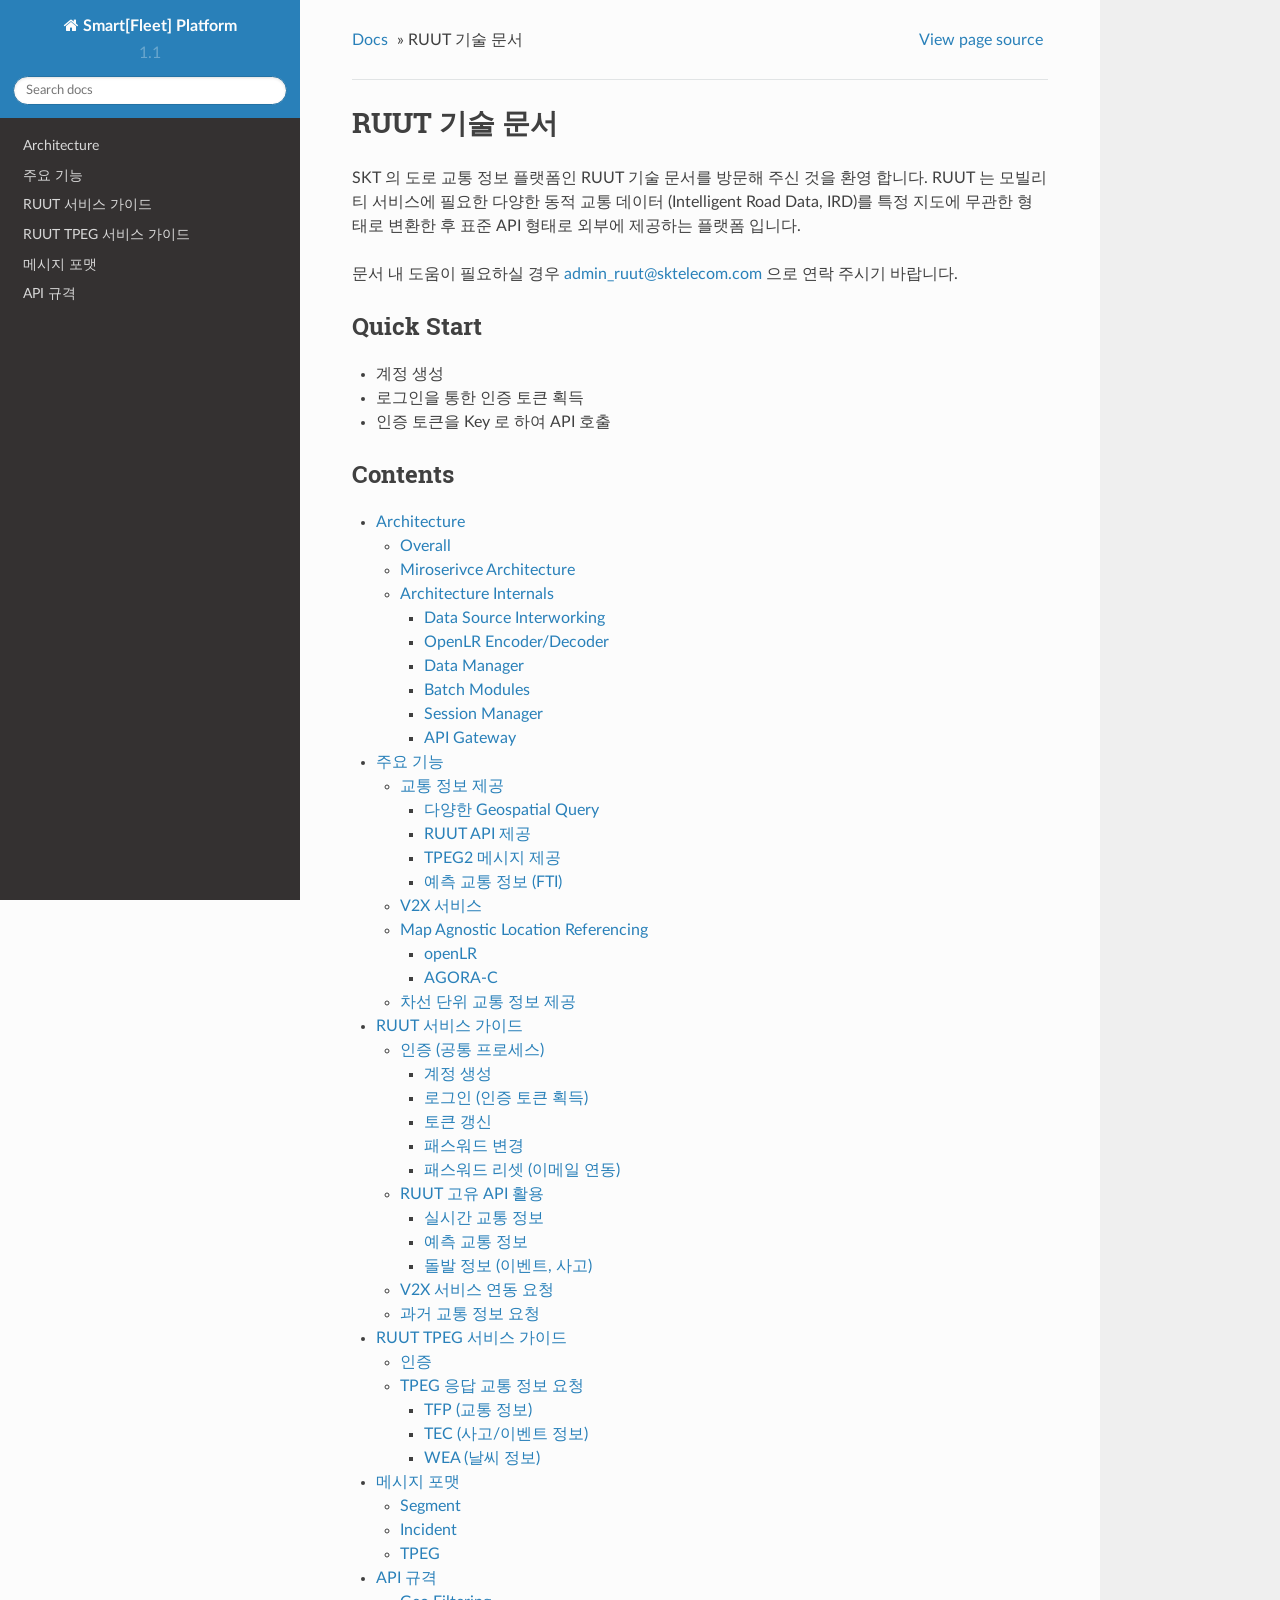
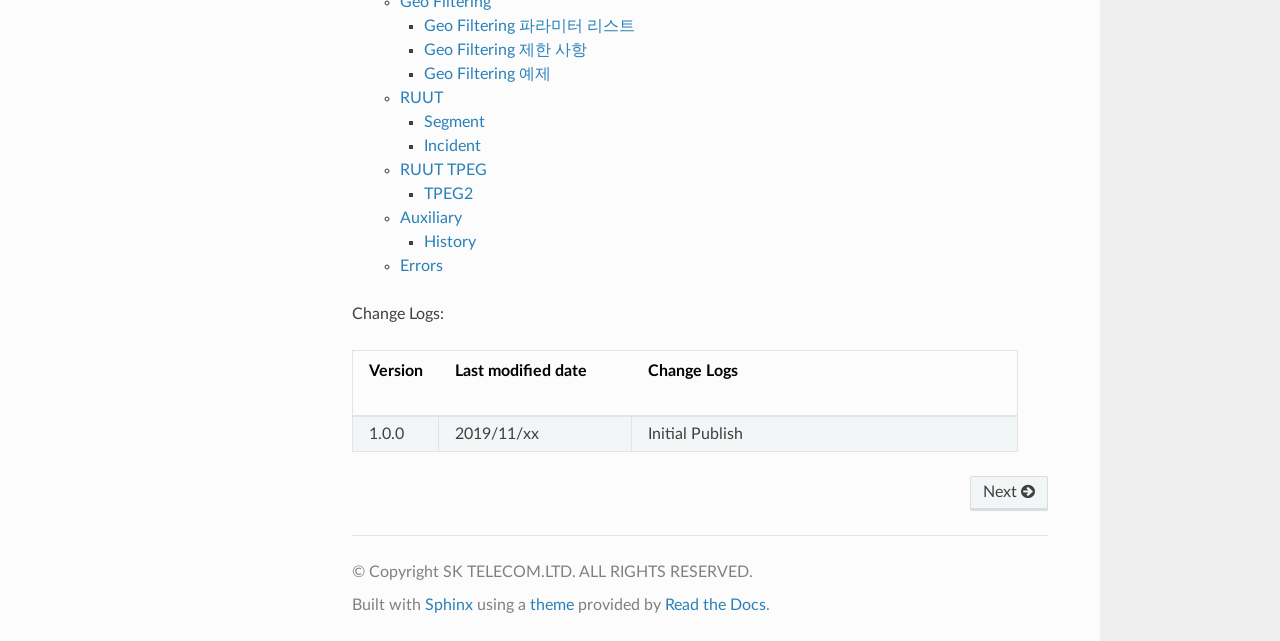
<file: source/_build/html/index.html>
<!DOCTYPE html>
<!--[if IE 8]><html class="no-js lt-ie9" lang="en" > <![endif]-->
<!--[if gt IE 8]><!--> <html class="no-js" lang="en" > <!--<![endif]-->
<head>
  <meta charset="utf-8">
  
  <meta name="viewport" content="width=device-width, initial-scale=1.0">
  
  <title>RUUT 기술 문서 &mdash; Smart[Fleet] Platform 1.1.0 documentation</title>
  

  
  
  
  

  
  <script type="text/javascript" src="_static/js/modernizr.min.js"></script>
  
    
      <script type="text/javascript" id="documentation_options" data-url_root="./" src="_static/documentation_options.js"></script>
        <script type="text/javascript" src="_static/jquery.js"></script>
        <script type="text/javascript" src="_static/underscore.js"></script>
        <script type="text/javascript" src="_static/doctools.js"></script>
        <script type="text/javascript" src="_static/language_data.js"></script>
    
    <script type="text/javascript" src="_static/js/theme.js"></script>

    

  
  <link rel="stylesheet" href="_static/css/theme.css" type="text/css" />
  <link rel="stylesheet" href="_static/pygments.css" type="text/css" />
  <link rel="stylesheet" href="_static/css/custom.css" type="text/css" />
    <link rel="index" title="Index" href="genindex.html" />
    <link rel="search" title="Search" href="search.html" />
    <link rel="next" title="Architecture" href="architecture.html" /> 
</head>

<body class="wy-body-for-nav">

   
  <div class="wy-grid-for-nav">
    
    <nav data-toggle="wy-nav-shift" class="wy-nav-side">
      <div class="wy-side-scroll">
        <div class="wy-side-nav-search" >
          

          
            <a href="#" class="icon icon-home"> Smart[Fleet] Platform
          

          
          </a>

          
            
            
              <div class="version">
                1.1
              </div>
            
          

          
<div role="search">
  <form id="rtd-search-form" class="wy-form" action="search.html" method="get">
    <input type="text" name="q" placeholder="Search docs" />
    <input type="hidden" name="check_keywords" value="yes" />
    <input type="hidden" name="area" value="default" />
  </form>
</div>

          
        </div>

        <div class="wy-menu wy-menu-vertical" data-spy="affix" role="navigation" aria-label="main navigation">
          
            
            
              
            
            
              <ul>
<li class="toctree-l1"><a class="reference internal" href="architecture.html">Architecture</a></li>
<li class="toctree-l1"><a class="reference internal" href="functions.html">주요 기능</a></li>
<li class="toctree-l1"><a class="reference internal" href="skt.html">RUUT 서비스 가이드</a></li>
<li class="toctree-l1"><a class="reference internal" href="tpeg.html">RUUT TPEG 서비스 가이드</a></li>
<li class="toctree-l1"><a class="reference internal" href="format.html">메시지 포맷</a></li>
<li class="toctree-l1"><a class="reference internal" href="api.html">API 규격</a></li>
</ul>

            
          
        </div>
      </div>
    </nav>

    <section data-toggle="wy-nav-shift" class="wy-nav-content-wrap">

      
      <nav class="wy-nav-top" aria-label="top navigation">
        
          <i data-toggle="wy-nav-top" class="fa fa-bars"></i>
          <a href="#">Smart[Fleet] Platform</a>
        
      </nav>


      <div class="wy-nav-content">
        
        <div class="rst-content">
        
          















<div role="navigation" aria-label="breadcrumbs navigation">

  <ul class="wy-breadcrumbs">
    
      <li><a href="#">Docs</a> &raquo;</li>
        
      <li>RUUT 기술 문서</li>
    
    
      <li class="wy-breadcrumbs-aside">
        
            
            <a href="_sources/index.rst.txt" rel="nofollow"> View page source</a>
          
        
      </li>
    
  </ul>

  
  <hr/>
</div>
          <div role="main" class="document" itemscope="itemscope" itemtype="http://schema.org/Article">
           <div itemprop="articleBody">
            
  <div class="section" id="ruut">
<h1>RUUT 기술 문서<a class="headerlink" href="#ruut" title="Permalink to this headline">¶</a></h1>
<p class="table-width-fix">SKT 의 도로 교통 정보 플랫폼인 RUUT 기술 문서를 방문해 주신 것을 환영 합니다. RUUT 는 모빌리티 서비스에 필요한 다양한 동적 교통 데이터 (Intelligent Road Data, IRD)를 특정 지도에 무관한 형태로 변환한 후 표준 API 형태로 외부에 제공하는 플랫폼 입니다.</p>
<p>문서 내 도움이 필요하실 경우 <a class="reference external" href="mailto:admin_ruut&#37;&#52;&#48;sktelecom&#46;com">admin_ruut<span>&#64;</span>sktelecom<span>&#46;</span>com</a> 으로 연락 주시기 바랍니다.</p>
<div class="section" id="quick-start">
<h2>Quick Start<a class="headerlink" href="#quick-start" title="Permalink to this headline">¶</a></h2>
<ul class="simple">
<li><p>계정 생성</p></li>
<li><p>로그인을 통한 인증 토큰 획득</p></li>
<li><p>인증 토큰을 Key 로 하여 API 호출</p></li>
</ul>
</div>
<div class="section" id="contents">
<h2>Contents<a class="headerlink" href="#contents" title="Permalink to this headline">¶</a></h2>
<div class="toctree-wrapper compound">
<ul>
<li class="toctree-l1"><a class="reference internal" href="architecture.html">Architecture</a><ul>
<li class="toctree-l2"><a class="reference internal" href="architecture.html#overall">Overall</a></li>
<li class="toctree-l2"><a class="reference internal" href="architecture.html#miroserivce-architecture">Miroserivce Architecture</a></li>
<li class="toctree-l2"><a class="reference internal" href="architecture.html#architecture-internals">Architecture Internals</a><ul>
<li class="toctree-l3"><a class="reference internal" href="architecture.html#data-source-interworking">Data Source Interworking</a></li>
<li class="toctree-l3"><a class="reference internal" href="architecture.html#openlr-encoder-decoder">OpenLR Encoder/Decoder</a></li>
<li class="toctree-l3"><a class="reference internal" href="architecture.html#data-manager">Data Manager</a></li>
<li class="toctree-l3"><a class="reference internal" href="architecture.html#batch-modules">Batch Modules</a></li>
<li class="toctree-l3"><a class="reference internal" href="architecture.html#session-manager">Session Manager</a></li>
<li class="toctree-l3"><a class="reference internal" href="architecture.html#api-gateway">API Gateway</a></li>
</ul>
</li>
</ul>
</li>
<li class="toctree-l1"><a class="reference internal" href="functions.html">주요 기능</a><ul>
<li class="toctree-l2"><a class="reference internal" href="functions.html#id2">교통 정보 제공</a><ul>
<li class="toctree-l3"><a class="reference internal" href="functions.html#geospatial-query">다양한 Geospatial Query</a></li>
<li class="toctree-l3"><a class="reference internal" href="functions.html#ruut-api">RUUT API 제공</a></li>
<li class="toctree-l3"><a class="reference internal" href="functions.html#tpeg2">TPEG2 메시지 제공</a></li>
<li class="toctree-l3"><a class="reference internal" href="functions.html#fti">예측 교통 정보 (FTI)</a></li>
</ul>
</li>
<li class="toctree-l2"><a class="reference internal" href="functions.html#v2x">V2X 서비스</a></li>
<li class="toctree-l2"><a class="reference internal" href="functions.html#map-agnostic-location-referencing">Map Agnostic Location Referencing</a><ul>
<li class="toctree-l3"><a class="reference internal" href="functions.html#openlr">openLR</a></li>
<li class="toctree-l3"><a class="reference internal" href="functions.html#agora-c">AGORA-C</a></li>
</ul>
</li>
<li class="toctree-l2"><a class="reference internal" href="functions.html#id3">차선 단위 교통 정보 제공</a></li>
</ul>
</li>
<li class="toctree-l1"><a class="reference internal" href="skt.html">RUUT 서비스 가이드</a><ul>
<li class="toctree-l2"><a class="reference internal" href="skt.html#general-authentication">인증 (공통 프로세스)</a><ul>
<li class="toctree-l3"><a class="reference internal" href="skt.html#id2">계정 생성</a></li>
<li class="toctree-l3"><a class="reference internal" href="skt.html#id3">로그인 (인증 토큰 획득)</a></li>
<li class="toctree-l3"><a class="reference internal" href="skt.html#id4">토큰 갱신</a></li>
<li class="toctree-l3"><a class="reference internal" href="skt.html#id5">패스워드 변경</a></li>
<li class="toctree-l3"><a class="reference internal" href="skt.html#id6">패스워드 리셋 (이메일 연동)</a></li>
</ul>
</li>
<li class="toctree-l2"><a class="reference internal" href="skt.html#ruut-api">RUUT 고유 API 활용</a><ul>
<li class="toctree-l3"><a class="reference internal" href="skt.html#id9">실시간 교통 정보</a></li>
<li class="toctree-l3"><a class="reference internal" href="skt.html#id10">예측 교통 정보</a></li>
<li class="toctree-l3"><a class="reference internal" href="skt.html#id11">돌발 정보 (이벤트, 사고)</a></li>
</ul>
</li>
<li class="toctree-l2"><a class="reference internal" href="skt.html#v2x">V2X 서비스 연동 요청</a></li>
<li class="toctree-l2"><a class="reference internal" href="skt.html#id12">과거 교통 정보 요청</a></li>
</ul>
</li>
<li class="toctree-l1"><a class="reference internal" href="tpeg.html">RUUT TPEG 서비스 가이드</a><ul>
<li class="toctree-l2"><a class="reference internal" href="tpeg.html#id1">인증</a></li>
<li class="toctree-l2"><a class="reference internal" href="tpeg.html#tpeg">TPEG 응답 교통 정보 요청</a><ul>
<li class="toctree-l3"><a class="reference internal" href="tpeg.html#tfp">TFP (교통 정보)</a></li>
<li class="toctree-l3"><a class="reference internal" href="tpeg.html#tec">TEC (사고/이벤트 정보)</a></li>
<li class="toctree-l3"><a class="reference internal" href="tpeg.html#wea">WEA (날씨 정보)</a></li>
</ul>
</li>
</ul>
</li>
<li class="toctree-l1"><a class="reference internal" href="format.html">메시지 포맷</a><ul>
<li class="toctree-l2"><a class="reference internal" href="format.html#segment">Segment</a></li>
<li class="toctree-l2"><a class="reference internal" href="format.html#incident">Incident</a></li>
<li class="toctree-l2"><a class="reference internal" href="format.html#tpeg">TPEG</a></li>
</ul>
</li>
<li class="toctree-l1"><a class="reference internal" href="api.html">API 규격</a><ul>
<li class="toctree-l2"><a class="reference internal" href="api.html#geo-filtering">Geo Filtering</a><ul>
<li class="toctree-l3"><a class="reference internal" href="api.html#id1">Geo Filtering 파라미터 리스트</a></li>
<li class="toctree-l3"><a class="reference internal" href="api.html#id5">Geo Filtering 제한 사항</a></li>
<li class="toctree-l3"><a class="reference internal" href="api.html#id6">Geo Filtering 예제</a></li>
</ul>
</li>
<li class="toctree-l2"><a class="reference internal" href="api.html#ruut">RUUT</a><ul>
<li class="toctree-l3"><a class="reference internal" href="api.html#segment">Segment</a></li>
<li class="toctree-l3"><a class="reference internal" href="api.html#incident">Incident</a></li>
</ul>
</li>
<li class="toctree-l2"><a class="reference internal" href="api.html#ruut-tpeg">RUUT TPEG</a><ul>
<li class="toctree-l3"><a class="reference internal" href="api.html#tpeg2">TPEG2</a></li>
</ul>
</li>
<li class="toctree-l2"><a class="reference internal" href="api.html#auxiliary">Auxiliary</a><ul>
<li class="toctree-l3"><a class="reference internal" href="api.html#history">History</a></li>
</ul>
</li>
<li class="toctree-l2"><a class="reference internal" href="api.html#errors">Errors</a></li>
</ul>
</li>
</ul>
</div>
<p>Change Logs:</p>
<table class="docutils align-default">
<colgroup>
<col style="width: 13%" />
<col style="width: 29%" />
<col style="width: 58%" />
</colgroup>
<thead>
<tr class="row-odd"><th class="head"><p>Version</p></th>
<th class="head"><p>Last modified date</p></th>
<th class="head"><p>Change Logs</p></th>
</tr>
</thead>
<tbody>
<tr class="row-even"><td><p>1.0.0</p></td>
<td><p>2019/11/xx</p></td>
<td><p>Initial Publish</p></td>
</tr>
</tbody>
</table>
</div>
</div>


           </div>
           
          </div>
          <footer>
  
    <div class="rst-footer-buttons" role="navigation" aria-label="footer navigation">
      
        <a href="architecture.html" class="btn btn-neutral float-right" title="Architecture" accesskey="n" rel="next">Next <span class="fa fa-arrow-circle-right"></span></a>
      
      
    </div>
  

  <hr/>

  <div role="contentinfo">
    <p>
        &copy; Copyright SK TELECOM.LTD. ALL RIGHTS RESERVED.

    </p>
  </div>
  Built with <a href="http://sphinx-doc.org/">Sphinx</a> using a <a href="https://github.com/rtfd/sphinx_rtd_theme">theme</a> provided by <a href="https://readthedocs.org">Read the Docs</a>. 

</footer>

        </div>
      </div>

    </section>

  </div>
  


  <script type="text/javascript">
      jQuery(function () {
          SphinxRtdTheme.Navigation.enable(true);
      });
  </script>

  
  
    
   

</body>
</html>
</file>
<file: source/_build/html/_static/css/theme.css>
/* sphinx_rtd_theme version 0.4.3 | MIT license */
/* Built 20190212 16:02 */
*{-webkit-box-sizing:border-box;-moz-box-sizing:border-box;box-sizing:border-box}article,aside,details,figcaption,figure,footer,header,hgroup,nav,section{display:block}audio,canvas,video{display:inline-block;*display:inline;*zoom:1}audio:not([controls]){display:none}[hidden]{display:none}*{-webkit-box-sizing:border-box;-moz-box-sizing:border-box;box-sizing:border-box}html{font-size:100%;-webkit-text-size-adjust:100%;-ms-text-size-adjust:100%}body{margin:0}a:hover,a:active{outline:0}abbr[title]{border-bottom:1px dotted}b,strong{font-weight:bold}blockquote{margin:0}dfn{font-style:italic}ins{background:#ff9;color:#000;text-decoration:none}mark{background:#ff0;color:#000;font-style:italic;font-weight:bold}pre,code,.rst-content tt,.rst-content code,kbd,samp{font-family:monospace,serif;_font-family:"courier new",monospace;font-size:1em}pre{white-space:pre}q{quotes:none}q:before,q:after{content:"";content:none}small{font-size:85%}sub,sup{font-size:75%;line-height:0;position:relative;vertical-align:baseline}sup{top:-0.5em}sub{bottom:-0.25em}ul,ol,dl{margin:0;padding:0;list-style:none;list-style-image:none}li{list-style:none}dd{margin:0}img{border:0;-ms-interpolation-mode:bicubic;vertical-align:middle;max-width:100%}svg:not(:root){overflow:hidden}figure{margin:0}form{margin:0}fieldset{border:0;margin:0;padding:0}label{cursor:pointer}legend{border:0;*margin-left:-7px;padding:0;white-space:normal}button,input,select,textarea{font-size:100%;margin:0;vertical-align:baseline;*vertical-align:middle}button,input{line-height:normal}button,input[type="button"],input[type="reset"],input[type="submit"]{cursor:pointer;-webkit-appearance:button;*overflow:visible}button[disabled],input[disabled]{cursor:default}input[type="checkbox"],input[type="radio"]{box-sizing:border-box;padding:0;*width:13px;*height:13px}input[type="search"]{-webkit-appearance:textfield;-moz-box-sizing:content-box;-webkit-box-sizing:content-box;box-sizing:content-box}input[type="search"]::-webkit-search-decoration,input[type="search"]::-webkit-search-cancel-button{-webkit-appearance:none}button::-moz-focus-inner,input::-moz-focus-inner{border:0;padding:0}textarea{overflow:auto;vertical-align:top;resize:vertical}table{border-collapse:collapse;border-spacing:0}td{vertical-align:top}.chromeframe{margin:.2em 0;background:#ccc;color:#000;padding:.2em 0}.ir{display:block;border:0;text-indent:-999em;overflow:hidden;background-color:transparent;background-repeat:no-repeat;text-align:left;direction:ltr;*line-height:0}.ir br{display:none}.hidden{display:none !important;visibility:hidden}.visuallyhidden{border:0;clip:rect(0 0 0 0);height:1px;margin:-1px;overflow:hidden;padding:0;position:absolute;width:1px}.visuallyhidden.focusable:active,.visuallyhidden.focusable:focus{clip:auto;height:auto;margin:0;overflow:visible;position:static;width:auto}.invisible{visibility:hidden}.relative{position:relative}big,small{font-size:100%}@media print{html,body,section{background:none !important}*{box-shadow:none !important;text-shadow:none !important;filter:none !important;-ms-filter:none !important}a,a:visited{text-decoration:underline}.ir a:after,a[href^="javascript:"]:after,a[href^="#"]:after{content:""}pre,blockquote{page-break-inside:avoid}thead{display:table-header-group}tr,img{page-break-inside:avoid}img{max-width:100% !important}@page{margin:.5cm}p,h2,.rst-content .toctree-wrapper p.caption,h3{orphans:3;widows:3}h2,.rst-content .toctree-wrapper p.caption,h3{page-break-after:avoid}}.fa:before,.wy-menu-vertical li span.toctree-expand:before,.wy-menu-vertical li.on a span.toctree-expand:before,.wy-menu-vertical li.current>a span.toctree-expand:before,.rst-content .admonition-title:before,.rst-content h1 .headerlink:before,.rst-content h2 .headerlink:before,.rst-content h3 .headerlink:before,.rst-content h4 .headerlink:before,.rst-content h5 .headerlink:before,.rst-content h6 .headerlink:before,.rst-content dl dt .headerlink:before,.rst-content p.caption .headerlink:before,.rst-content table>caption .headerlink:before,.rst-content .code-block-caption .headerlink:before,.rst-content tt.download span:first-child:before,.rst-content code.download span:first-child:before,.icon:before,.wy-dropdown .caret:before,.wy-inline-validate.wy-inline-validate-success .wy-input-context:before,.wy-inline-validate.wy-inline-validate-danger .wy-input-context:before,.wy-inline-validate.wy-inline-validate-warning .wy-input-context:before,.wy-inline-validate.wy-inline-validate-info .wy-input-context:before,.wy-alert,.rst-content .note,.rst-content .attention,.rst-content .caution,.rst-content .danger,.rst-content .error,.rst-content .hint,.rst-content .important,.rst-content .tip,.rst-content .warning,.rst-content .seealso,.rst-content .admonition-todo,.rst-content .admonition,.btn,input[type="text"],input[type="password"],input[type="email"],input[type="url"],input[type="date"],input[type="month"],input[type="time"],input[type="datetime"],input[type="datetime-local"],input[type="week"],input[type="number"],input[type="search"],input[type="tel"],input[type="color"],select,textarea,.wy-menu-vertical li.on a,.wy-menu-vertical li.current>a,.wy-side-nav-search>a,.wy-side-nav-search .wy-dropdown>a,.wy-nav-top a{-webkit-font-smoothing:antialiased}.clearfix{*zoom:1}.clearfix:before,.clearfix:after{display:table;content:""}.clearfix:after{clear:both}/*!
 *  Font Awesome 4.7.0 by @davegandy - http://fontawesome.io - @fontawesome
 *  License - http://fontawesome.io/license (Font: SIL OFL 1.1, CSS: MIT License)
 */@font-face{font-family:'FontAwesome';src:url("../fonts/fontawesome-webfont.eot?v=4.7.0");src:url("../fonts/fontawesome-webfont.eot?#iefix&v=4.7.0") format("embedded-opentype"),url("../fonts/fontawesome-webfont.woff2?v=4.7.0") format("woff2"),url("../fonts/fontawesome-webfont.woff?v=4.7.0") format("woff"),url("../fonts/fontawesome-webfont.ttf?v=4.7.0") format("truetype"),url("../fonts/fontawesome-webfont.svg?v=4.7.0#fontawesomeregular") format("svg");font-weight:normal;font-style:normal}.fa,.wy-menu-vertical li span.toctree-expand,.wy-menu-vertical li.on a span.toctree-expand,.wy-menu-vertical li.current>a span.toctree-expand,.rst-content .admonition-title,.rst-content h1 .headerlink,.rst-content h2 .headerlink,.rst-content h3 .headerlink,.rst-content h4 .headerlink,.rst-content h5 .headerlink,.rst-content h6 .headerlink,.rst-content dl dt .headerlink,.rst-content p.caption .headerlink,.rst-content table>caption .headerlink,.rst-content .code-block-caption .headerlink,.rst-content tt.download span:first-child,.rst-content code.download span:first-child,.icon{display:inline-block;font:normal normal normal 14px/1 FontAwesome;font-size:inherit;text-rendering:auto;-webkit-font-smoothing:antialiased;-moz-osx-font-smoothing:grayscale}.fa-lg{font-size:1.3333333333em;line-height:.75em;vertical-align:-15%}.fa-2x{font-size:2em}.fa-3x{font-size:3em}.fa-4x{font-size:4em}.fa-5x{font-size:5em}.fa-fw{width:1.2857142857em;text-align:center}.fa-ul{padding-left:0;margin-left:2.1428571429em;list-style-type:none}.fa-ul>li{position:relative}.fa-li{position:absolute;left:-2.1428571429em;width:2.1428571429em;top:.1428571429em;text-align:center}.fa-li.fa-lg{left:-1.8571428571em}.fa-border{padding:.2em .25em .15em;border:solid 0.08em #eee;border-radius:.1em}.fa-pull-left{float:left}.fa-pull-right{float:right}.fa.fa-pull-left,.wy-menu-vertical li span.fa-pull-left.toctree-expand,.wy-menu-vertical li.on a span.fa-pull-left.toctree-expand,.wy-menu-vertical li.current>a span.fa-pull-left.toctree-expand,.rst-content .fa-pull-left.admonition-title,.rst-content h1 .fa-pull-left.headerlink,.rst-content h2 .fa-pull-left.headerlink,.rst-content h3 .fa-pull-left.headerlink,.rst-content h4 .fa-pull-left.headerlink,.rst-content h5 .fa-pull-left.headerlink,.rst-content h6 .fa-pull-left.headerlink,.rst-content dl dt .fa-pull-left.headerlink,.rst-content p.caption .fa-pull-left.headerlink,.rst-content table>caption .fa-pull-left.headerlink,.rst-content .code-block-caption .fa-pull-left.headerlink,.rst-content tt.download span.fa-pull-left:first-child,.rst-content code.download span.fa-pull-left:first-child,.fa-pull-left.icon{margin-right:.3em}.fa.fa-pull-right,.wy-menu-vertical li span.fa-pull-right.toctree-expand,.wy-menu-vertical li.on a span.fa-pull-right.toctree-expand,.wy-menu-vertical li.current>a span.fa-pull-right.toctree-expand,.rst-content .fa-pull-right.admonition-title,.rst-content h1 .fa-pull-right.headerlink,.rst-content h2 .fa-pull-right.headerlink,.rst-content h3 .fa-pull-right.headerlink,.rst-content h4 .fa-pull-right.headerlink,.rst-content h5 .fa-pull-right.headerlink,.rst-content h6 .fa-pull-right.headerlink,.rst-content dl dt .fa-pull-right.headerlink,.rst-content p.caption .fa-pull-right.headerlink,.rst-content table>caption .fa-pull-right.headerlink,.rst-content .code-block-caption .fa-pull-right.headerlink,.rst-content tt.download span.fa-pull-right:first-child,.rst-content code.download span.fa-pull-right:first-child,.fa-pull-right.icon{margin-left:.3em}.pull-right{float:right}.pull-left{float:left}.fa.pull-left,.wy-menu-vertical li span.pull-left.toctree-expand,.wy-menu-vertical li.on a span.pull-left.toctree-expand,.wy-menu-vertical li.current>a span.pull-left.toctree-expand,.rst-content .pull-left.admonition-title,.rst-content h1 .pull-left.headerlink,.rst-content h2 .pull-left.headerlink,.rst-content h3 .pull-left.headerlink,.rst-content h4 .pull-left.headerlink,.rst-content h5 .pull-left.headerlink,.rst-content h6 .pull-left.headerlink,.rst-content dl dt .pull-left.headerlink,.rst-content p.caption .pull-left.headerlink,.rst-content table>caption .pull-left.headerlink,.rst-content .code-block-caption .pull-left.headerlink,.rst-content tt.download span.pull-left:first-child,.rst-content code.download span.pull-left:first-child,.pull-left.icon{margin-right:.3em}.fa.pull-right,.wy-menu-vertical li span.pull-right.toctree-expand,.wy-menu-vertical li.on a span.pull-right.toctree-expand,.wy-menu-vertical li.current>a span.pull-right.toctree-expand,.rst-content .pull-right.admonition-title,.rst-content h1 .pull-right.headerlink,.rst-content h2 .pull-right.headerlink,.rst-content h3 .pull-right.headerlink,.rst-content h4 .pull-right.headerlink,.rst-content h5 .pull-right.headerlink,.rst-content h6 .pull-right.headerlink,.rst-content dl dt .pull-right.headerlink,.rst-content p.caption .pull-right.headerlink,.rst-content table>caption .pull-right.headerlink,.rst-content .code-block-caption .pull-right.headerlink,.rst-content tt.download span.pull-right:first-child,.rst-content code.download span.pull-right:first-child,.pull-right.icon{margin-left:.3em}.fa-spin{-webkit-animation:fa-spin 2s infinite linear;animation:fa-spin 2s infinite linear}.fa-pulse{-webkit-animation:fa-spin 1s infinite steps(8);animation:fa-spin 1s infinite steps(8)}@-webkit-keyframes fa-spin{0%{-webkit-transform:rotate(0deg);transform:rotate(0deg)}100%{-webkit-transform:rotate(359deg);transform:rotate(359deg)}}@keyframes fa-spin{0%{-webkit-transform:rotate(0deg);transform:rotate(0deg)}100%{-webkit-transform:rotate(359deg);transform:rotate(359deg)}}.fa-rotate-90{-ms-filter:"progid:DXImageTransform.Microsoft.BasicImage(rotation=1)";-webkit-transform:rotate(90deg);-ms-transform:rotate(90deg);transform:rotate(90deg)}.fa-rotate-180{-ms-filter:"progid:DXImageTransform.Microsoft.BasicImage(rotation=2)";-webkit-transform:rotate(180deg);-ms-transform:rotate(180deg);transform:rotate(180deg)}.fa-rotate-270{-ms-filter:"progid:DXImageTransform.Microsoft.BasicImage(rotation=3)";-webkit-transform:rotate(270deg);-ms-transform:rotate(270deg);transform:rotate(270deg)}.fa-flip-horizontal{-ms-filter:"progid:DXImageTransform.Microsoft.BasicImage(rotation=0, mirror=1)";-webkit-transform:scale(-1, 1);-ms-transform:scale(-1, 1);transform:scale(-1, 1)}.fa-flip-vertical{-ms-filter:"progid:DXImageTransform.Microsoft.BasicImage(rotation=2, mirror=1)";-webkit-transform:scale(1, -1);-ms-transform:scale(1, -1);transform:scale(1, -1)}:root .fa-rotate-90,:root .fa-rotate-180,:root .fa-rotate-270,:root .fa-flip-horizontal,:root .fa-flip-vertical{filter:none}.fa-stack{position:relative;display:inline-block;width:2em;height:2em;line-height:2em;vertical-align:middle}.fa-stack-1x,.fa-stack-2x{position:absolute;left:0;width:100%;text-align:center}.fa-stack-1x{line-height:inherit}.fa-stack-2x{font-size:2em}.fa-inverse{color:#fff}.fa-glass:before{content:""}.fa-music:before{content:""}.fa-search:before,.icon-search:before{content:""}.fa-envelope-o:before{content:""}.fa-heart:before{content:""}.fa-star:before{content:""}.fa-star-o:before{content:""}.fa-user:before{content:""}.fa-film:before{content:""}.fa-th-large:before{content:""}.fa-th:before{content:""}.fa-th-list:before{content:""}.fa-check:before{content:""}.fa-remove:before,.fa-close:before,.fa-times:before{content:""}.fa-search-plus:before{content:""}.fa-search-minus:before{content:""}.fa-power-off:before{content:""}.fa-signal:before{content:""}.fa-gear:before,.fa-cog:before{content:""}.fa-trash-o:before{content:""}.fa-home:before,.icon-home:before{content:""}.fa-file-o:before{content:""}.fa-clock-o:before{content:""}.fa-road:before{content:""}.fa-download:before,.rst-content tt.download span:first-child:before,.rst-content code.download span:first-child:before{content:""}.fa-arrow-circle-o-down:before{content:""}.fa-arrow-circle-o-up:before{content:""}.fa-inbox:before{content:""}.fa-play-circle-o:before{content:""}.fa-rotate-right:before,.fa-repeat:before{content:""}.fa-refresh:before{content:""}.fa-list-alt:before{content:""}.fa-lock:before{content:""}.fa-flag:before{content:""}.fa-headphones:before{content:""}.fa-volume-off:before{content:""}.fa-volume-down:before{content:""}.fa-volume-up:before{content:""}.fa-qrcode:before{content:""}.fa-barcode:before{content:""}.fa-tag:before{content:""}.fa-tags:before{content:""}.fa-book:before,.icon-book:before{content:""}.fa-bookmark:before{content:""}.fa-print:before{content:""}.fa-camera:before{content:""}.fa-font:before{content:""}.fa-bold:before{content:""}.fa-italic:before{content:""}.fa-text-height:before{content:""}.fa-text-width:before{content:""}.fa-align-left:before{content:""}.fa-align-center:before{content:""}.fa-align-right:before{content:""}.fa-align-justify:before{content:""}.fa-list:before{content:""}.fa-dedent:before,.fa-outdent:before{content:""}.fa-indent:before{content:""}.fa-video-camera:before{content:""}.fa-photo:before,.fa-image:before,.fa-picture-o:before{content:""}.fa-pencil:before{content:""}.fa-map-marker:before{content:""}.fa-adjust:before{content:""}.fa-tint:before{content:""}.fa-edit:before,.fa-pencil-square-o:before{content:""}.fa-share-square-o:before{content:""}.fa-check-square-o:before{content:""}.fa-arrows:before{content:""}.fa-step-backward:before{content:""}.fa-fast-backward:before{content:""}.fa-backward:before{content:""}.fa-play:before{content:""}.fa-pause:before{content:""}.fa-stop:before{content:""}.fa-forward:before{content:""}.fa-fast-forward:before{content:""}.fa-step-forward:before{content:""}.fa-eject:before{content:""}.fa-chevron-left:before{content:""}.fa-chevron-right:before{content:""}.fa-plus-circle:before{content:""}.fa-minus-circle:before{content:""}.fa-times-circle:before,.wy-inline-validate.wy-inline-validate-danger .wy-input-context:before{content:""}.fa-check-circle:before,.wy-inline-validate.wy-inline-validate-success .wy-input-context:before{content:""}.fa-question-circle:before{content:""}.fa-info-circle:before{content:""}.fa-crosshairs:before{content:""}.fa-times-circle-o:before{content:""}.fa-check-circle-o:before{content:""}.fa-ban:before{content:""}.fa-arrow-left:before{content:""}.fa-arrow-right:before{content:""}.fa-arrow-up:before{content:""}.fa-arrow-down:before{content:""}.fa-mail-forward:before,.fa-share:before{content:""}.fa-expand:before{content:""}.fa-compress:before{content:""}.fa-plus:before{content:""}.fa-minus:before{content:""}.fa-asterisk:before{content:""}.fa-exclamation-circle:before,.wy-inline-validate.wy-inline-validate-warning .wy-input-context:before,.wy-inline-validate.wy-inline-validate-info .wy-input-context:before,.rst-content .admonition-title:before{content:""}.fa-gift:before{content:""}.fa-leaf:before{content:""}.fa-fire:before,.icon-fire:before{content:""}.fa-eye:before{content:""}.fa-eye-slash:before{content:""}.fa-warning:before,.fa-exclamation-triangle:before{content:""}.fa-plane:before{content:""}.fa-calendar:before{content:""}.fa-random:before{content:""}.fa-comment:before{content:""}.fa-magnet:before{content:""}.fa-chevron-up:before{content:""}.fa-chevron-down:before{content:""}.fa-retweet:before{content:""}.fa-shopping-cart:before{content:""}.fa-folder:before{content:""}.fa-folder-open:before{content:""}.fa-arrows-v:before{content:""}.fa-arrows-h:before{content:""}.fa-bar-chart-o:before,.fa-bar-chart:before{content:""}.fa-twitter-square:before{content:""}.fa-facebook-square:before{content:""}.fa-camera-retro:before{content:""}.fa-key:before{content:""}.fa-gears:before,.fa-cogs:before{content:""}.fa-comments:before{content:""}.fa-thumbs-o-up:before{content:""}.fa-thumbs-o-down:before{content:""}.fa-star-half:before{content:""}.fa-heart-o:before{content:""}.fa-sign-out:before{content:""}.fa-linkedin-square:before{content:""}.fa-thumb-tack:before{content:""}.fa-external-link:before{content:""}.fa-sign-in:before{content:""}.fa-trophy:before{content:""}.fa-github-square:before{content:""}.fa-upload:before{content:""}.fa-lemon-o:before{content:""}.fa-phone:before{content:""}.fa-square-o:before{content:""}.fa-bookmark-o:before{content:""}.fa-phone-square:before{content:""}.fa-twitter:before{content:""}.fa-facebook-f:before,.fa-facebook:before{content:""}.fa-github:before,.icon-github:before{content:""}.fa-unlock:before{content:""}.fa-credit-card:before{content:""}.fa-feed:before,.fa-rss:before{content:""}.fa-hdd-o:before{content:""}.fa-bullhorn:before{content:""}.fa-bell:before{content:""}.fa-certificate:before{content:""}.fa-hand-o-right:before{content:""}.fa-hand-o-left:before{content:""}.fa-hand-o-up:before{content:""}.fa-hand-o-down:before{content:""}.fa-arrow-circle-left:before,.icon-circle-arrow-left:before{content:""}.fa-arrow-circle-right:before,.icon-circle-arrow-right:before{content:""}.fa-arrow-circle-up:before{content:""}.fa-arrow-circle-down:before{content:""}.fa-globe:before{content:""}.fa-wrench:before{content:""}.fa-tasks:before{content:""}.fa-filter:before{content:""}.fa-briefcase:before{content:""}.fa-arrows-alt:before{content:""}.fa-group:before,.fa-users:before{content:""}.fa-chain:before,.fa-link:before,.icon-link:before{content:""}.fa-cloud:before{content:""}.fa-flask:before{content:""}.fa-cut:before,.fa-scissors:before{content:""}.fa-copy:before,.fa-files-o:before{content:""}.fa-paperclip:before{content:""}.fa-save:before,.fa-floppy-o:before{content:""}.fa-square:before{content:""}.fa-navicon:before,.fa-reorder:before,.fa-bars:before{content:""}.fa-list-ul:before{content:""}.fa-list-ol:before{content:""}.fa-strikethrough:before{content:""}.fa-underline:before{content:""}.fa-table:before{content:""}.fa-magic:before{content:""}.fa-truck:before{content:""}.fa-pinterest:before{content:""}.fa-pinterest-square:before{content:""}.fa-google-plus-square:before{content:""}.fa-google-plus:before{content:""}.fa-money:before{content:""}.fa-caret-down:before,.wy-dropdown .caret:before,.icon-caret-down:before{content:""}.fa-caret-up:before{content:""}.fa-caret-left:before{content:""}.fa-caret-right:before{content:""}.fa-columns:before{content:""}.fa-unsorted:before,.fa-sort:before{content:""}.fa-sort-down:before,.fa-sort-desc:before{content:""}.fa-sort-up:before,.fa-sort-asc:before{content:""}.fa-envelope:before{content:""}.fa-linkedin:before{content:""}.fa-rotate-left:before,.fa-undo:before{content:""}.fa-legal:before,.fa-gavel:before{content:""}.fa-dashboard:before,.fa-tachometer:before{content:""}.fa-comment-o:before{content:""}.fa-comments-o:before{content:""}.fa-flash:before,.fa-bolt:before{content:""}.fa-sitemap:before{content:""}.fa-umbrella:before{content:""}.fa-paste:before,.fa-clipboard:before{content:""}.fa-lightbulb-o:before{content:""}.fa-exchange:before{content:""}.fa-cloud-download:before{content:""}.fa-cloud-upload:before{content:""}.fa-user-md:before{content:""}.fa-stethoscope:before{content:""}.fa-suitcase:before{content:""}.fa-bell-o:before{content:""}.fa-coffee:before{content:""}.fa-cutlery:before{content:""}.fa-file-text-o:before{content:""}.fa-building-o:before{content:""}.fa-hospital-o:before{content:""}.fa-ambulance:before{content:""}.fa-medkit:before{content:""}.fa-fighter-jet:before{content:""}.fa-beer:before{content:""}.fa-h-square:before{content:""}.fa-plus-square:before{content:""}.fa-angle-double-left:before{content:""}.fa-angle-double-right:before{content:""}.fa-angle-double-up:before{content:""}.fa-angle-double-down:before{content:""}.fa-angle-left:before{content:""}.fa-angle-right:before{content:""}.fa-angle-up:before{content:""}.fa-angle-down:before{content:""}.fa-desktop:before{content:""}.fa-laptop:before{content:""}.fa-tablet:before{content:""}.fa-mobile-phone:before,.fa-mobile:before{content:""}.fa-circle-o:before{content:""}.fa-quote-left:before{content:""}.fa-quote-right:before{content:""}.fa-spinner:before{content:""}.fa-circle:before{content:""}.fa-mail-reply:before,.fa-reply:before{content:""}.fa-github-alt:before{content:""}.fa-folder-o:before{content:""}.fa-folder-open-o:before{content:""}.fa-smile-o:before{content:""}.fa-frown-o:before{content:""}.fa-meh-o:before{content:""}.fa-gamepad:before{content:""}.fa-keyboard-o:before{content:""}.fa-flag-o:before{content:""}.fa-flag-checkered:before{content:""}.fa-terminal:before{content:""}.fa-code:before{content:""}.fa-mail-reply-all:before,.fa-reply-all:before{content:""}.fa-star-half-empty:before,.fa-star-half-full:before,.fa-star-half-o:before{content:""}.fa-location-arrow:before{content:""}.fa-crop:before{content:""}.fa-code-fork:before{content:""}.fa-unlink:before,.fa-chain-broken:before{content:""}.fa-question:before{content:""}.fa-info:before{content:""}.fa-exclamation:before{content:""}.fa-superscript:before{content:""}.fa-subscript:before{content:""}.fa-eraser:before{content:""}.fa-puzzle-piece:before{content:""}.fa-microphone:before{content:""}.fa-microphone-slash:before{content:""}.fa-shield:before{content:""}.fa-calendar-o:before{content:""}.fa-fire-extinguisher:before{content:""}.fa-rocket:before{content:""}.fa-maxcdn:before{content:""}.fa-chevron-circle-left:before{content:""}.fa-chevron-circle-right:before{content:""}.fa-chevron-circle-up:before{content:""}.fa-chevron-circle-down:before{content:""}.fa-html5:before{content:""}.fa-css3:before{content:""}.fa-anchor:before{content:""}.fa-unlock-alt:before{content:""}.fa-bullseye:before{content:""}.fa-ellipsis-h:before{content:""}.fa-ellipsis-v:before{content:""}.fa-rss-square:before{content:""}.fa-play-circle:before{content:""}.fa-ticket:before{content:""}.fa-minus-square:before{content:""}.fa-minus-square-o:before,.wy-menu-vertical li.on a span.toctree-expand:before,.wy-menu-vertical li.current>a span.toctree-expand:before{content:""}.fa-level-up:before{content:""}.fa-level-down:before{content:""}.fa-check-square:before{content:""}.fa-pencil-square:before{content:""}.fa-external-link-square:before{content:""}.fa-share-square:before{content:""}.fa-compass:before{content:""}.fa-toggle-down:before,.fa-caret-square-o-down:before{content:""}.fa-toggle-up:before,.fa-caret-square-o-up:before{content:""}.fa-toggle-right:before,.fa-caret-square-o-right:before{content:""}.fa-euro:before,.fa-eur:before{content:""}.fa-gbp:before{content:""}.fa-dollar:before,.fa-usd:before{content:""}.fa-rupee:before,.fa-inr:before{content:""}.fa-cny:before,.fa-rmb:before,.fa-yen:before,.fa-jpy:before{content:""}.fa-ruble:before,.fa-rouble:before,.fa-rub:before{content:""}.fa-won:before,.fa-krw:before{content:""}.fa-bitcoin:before,.fa-btc:before{content:""}.fa-file:before{content:""}.fa-file-text:before{content:""}.fa-sort-alpha-asc:before{content:""}.fa-sort-alpha-desc:before{content:""}.fa-sort-amount-asc:before{content:""}.fa-sort-amount-desc:before{content:""}.fa-sort-numeric-asc:before{content:""}.fa-sort-numeric-desc:before{content:""}.fa-thumbs-up:before{content:""}.fa-thumbs-down:before{content:""}.fa-youtube-square:before{content:""}.fa-youtube:before{content:""}.fa-xing:before{content:""}.fa-xing-square:before{content:""}.fa-youtube-play:before{content:""}.fa-dropbox:before{content:""}.fa-stack-overflow:before{content:""}.fa-instagram:before{content:""}.fa-flickr:before{content:""}.fa-adn:before{content:""}.fa-bitbucket:before,.icon-bitbucket:before{content:""}.fa-bitbucket-square:before{content:""}.fa-tumblr:before{content:""}.fa-tumblr-square:before{content:""}.fa-long-arrow-down:before{content:""}.fa-long-arrow-up:before{content:""}.fa-long-arrow-left:before{content:""}.fa-long-arrow-right:before{content:""}.fa-apple:before{content:""}.fa-windows:before{content:""}.fa-android:before{content:""}.fa-linux:before{content:""}.fa-dribbble:before{content:""}.fa-skype:before{content:""}.fa-foursquare:before{content:""}.fa-trello:before{content:""}.fa-female:before{content:""}.fa-male:before{content:""}.fa-gittip:before,.fa-gratipay:before{content:""}.fa-sun-o:before{content:""}.fa-moon-o:before{content:""}.fa-archive:before{content:""}.fa-bug:before{content:""}.fa-vk:before{content:""}.fa-weibo:before{content:""}.fa-renren:before{content:""}.fa-pagelines:before{content:""}.fa-stack-exchange:before{content:""}.fa-arrow-circle-o-right:before{content:""}.fa-arrow-circle-o-left:before{content:""}.fa-toggle-left:before,.fa-caret-square-o-left:before{content:""}.fa-dot-circle-o:before{content:""}.fa-wheelchair:before{content:""}.fa-vimeo-square:before{content:""}.fa-turkish-lira:before,.fa-try:before{content:""}.fa-plus-square-o:before,.wy-menu-vertical li span.toctree-expand:before{content:""}.fa-space-shuttle:before{content:""}.fa-slack:before{content:""}.fa-envelope-square:before{content:""}.fa-wordpress:before{content:""}.fa-openid:before{content:""}.fa-institution:before,.fa-bank:before,.fa-university:before{content:""}.fa-mortar-board:before,.fa-graduation-cap:before{content:""}.fa-yahoo:before{content:""}.fa-google:before{content:""}.fa-reddit:before{content:""}.fa-reddit-square:before{content:""}.fa-stumbleupon-circle:before{content:""}.fa-stumbleupon:before{content:""}.fa-delicious:before{content:""}.fa-digg:before{content:""}.fa-pied-piper-pp:before{content:""}.fa-pied-piper-alt:before{content:""}.fa-drupal:before{content:""}.fa-joomla:before{content:""}.fa-language:before{content:""}.fa-fax:before{content:""}.fa-building:before{content:""}.fa-child:before{content:""}.fa-paw:before{content:""}.fa-spoon:before{content:""}.fa-cube:before{content:""}.fa-cubes:before{content:""}.fa-behance:before{content:""}.fa-behance-square:before{content:""}.fa-steam:before{content:""}.fa-steam-square:before{content:""}.fa-recycle:before{content:""}.fa-automobile:before,.fa-car:before{content:""}.fa-cab:before,.fa-taxi:before{content:""}.fa-tree:before{content:""}.fa-spotify:before{content:""}.fa-deviantart:before{content:""}.fa-soundcloud:before{content:""}.fa-database:before{content:""}.fa-file-pdf-o:before{content:""}.fa-file-word-o:before{content:""}.fa-file-excel-o:before{content:""}.fa-file-powerpoint-o:before{content:""}.fa-file-photo-o:before,.fa-file-picture-o:before,.fa-file-image-o:before{content:""}.fa-file-zip-o:before,.fa-file-archive-o:before{content:""}.fa-file-sound-o:before,.fa-file-audio-o:before{content:""}.fa-file-movie-o:before,.fa-file-video-o:before{content:""}.fa-file-code-o:before{content:""}.fa-vine:before{content:""}.fa-codepen:before{content:""}.fa-jsfiddle:before{content:""}.fa-life-bouy:before,.fa-life-buoy:before,.fa-life-saver:before,.fa-support:before,.fa-life-ring:before{content:""}.fa-circle-o-notch:before{content:""}.fa-ra:before,.fa-resistance:before,.fa-rebel:before{content:""}.fa-ge:before,.fa-empire:before{content:""}.fa-git-square:before{content:""}.fa-git:before{content:""}.fa-y-combinator-square:before,.fa-yc-square:before,.fa-hacker-news:before{content:""}.fa-tencent-weibo:before{content:""}.fa-qq:before{content:""}.fa-wechat:before,.fa-weixin:before{content:""}.fa-send:before,.fa-paper-plane:before{content:""}.fa-send-o:before,.fa-paper-plane-o:before{content:""}.fa-history:before{content:""}.fa-circle-thin:before{content:""}.fa-header:before{content:""}.fa-paragraph:before{content:""}.fa-sliders:before{content:""}.fa-share-alt:before{content:""}.fa-share-alt-square:before{content:""}.fa-bomb:before{content:""}.fa-soccer-ball-o:before,.fa-futbol-o:before{content:""}.fa-tty:before{content:""}.fa-binoculars:before{content:""}.fa-plug:before{content:""}.fa-slideshare:before{content:""}.fa-twitch:before{content:""}.fa-yelp:before{content:""}.fa-newspaper-o:before{content:""}.fa-wifi:before{content:""}.fa-calculator:before{content:""}.fa-paypal:before{content:""}.fa-google-wallet:before{content:""}.fa-cc-visa:before{content:""}.fa-cc-mastercard:before{content:""}.fa-cc-discover:before{content:""}.fa-cc-amex:before{content:""}.fa-cc-paypal:before{content:""}.fa-cc-stripe:before{content:""}.fa-bell-slash:before{content:""}.fa-bell-slash-o:before{content:""}.fa-trash:before{content:""}.fa-copyright:before{content:""}.fa-at:before{content:""}.fa-eyedropper:before{content:""}.fa-paint-brush:before{content:""}.fa-birthday-cake:before{content:""}.fa-area-chart:before{content:""}.fa-pie-chart:before{content:""}.fa-line-chart:before{content:""}.fa-lastfm:before{content:""}.fa-lastfm-square:before{content:""}.fa-toggle-off:before{content:""}.fa-toggle-on:before{content:""}.fa-bicycle:before{content:""}.fa-bus:before{content:""}.fa-ioxhost:before{content:""}.fa-angellist:before{content:""}.fa-cc:before{content:""}.fa-shekel:before,.fa-sheqel:before,.fa-ils:before{content:""}.fa-meanpath:before{content:""}.fa-buysellads:before{content:""}.fa-connectdevelop:before{content:""}.fa-dashcube:before{content:""}.fa-forumbee:before{content:""}.fa-leanpub:before{content:""}.fa-sellsy:before{content:""}.fa-shirtsinbulk:before{content:""}.fa-simplybuilt:before{content:""}.fa-skyatlas:before{content:""}.fa-cart-plus:before{content:""}.fa-cart-arrow-down:before{content:""}.fa-diamond:before{content:""}.fa-ship:before{content:""}.fa-user-secret:before{content:""}.fa-motorcycle:before{content:""}.fa-street-view:before{content:""}.fa-heartbeat:before{content:""}.fa-venus:before{content:""}.fa-mars:before{content:""}.fa-mercury:before{content:""}.fa-intersex:before,.fa-transgender:before{content:""}.fa-transgender-alt:before{content:""}.fa-venus-double:before{content:""}.fa-mars-double:before{content:""}.fa-venus-mars:before{content:""}.fa-mars-stroke:before{content:""}.fa-mars-stroke-v:before{content:""}.fa-mars-stroke-h:before{content:""}.fa-neuter:before{content:""}.fa-genderless:before{content:""}.fa-facebook-official:before{content:""}.fa-pinterest-p:before{content:""}.fa-whatsapp:before{content:""}.fa-server:before{content:""}.fa-user-plus:before{content:""}.fa-user-times:before{content:""}.fa-hotel:before,.fa-bed:before{content:""}.fa-viacoin:before{content:""}.fa-train:before{content:""}.fa-subway:before{content:""}.fa-medium:before{content:""}.fa-yc:before,.fa-y-combinator:before{content:""}.fa-optin-monster:before{content:""}.fa-opencart:before{content:""}.fa-expeditedssl:before{content:""}.fa-battery-4:before,.fa-battery:before,.fa-battery-full:before{content:""}.fa-battery-3:before,.fa-battery-three-quarters:before{content:""}.fa-battery-2:before,.fa-battery-half:before{content:""}.fa-battery-1:before,.fa-battery-quarter:before{content:""}.fa-battery-0:before,.fa-battery-empty:before{content:""}.fa-mouse-pointer:before{content:""}.fa-i-cursor:before{content:""}.fa-object-group:before{content:""}.fa-object-ungroup:before{content:""}.fa-sticky-note:before{content:""}.fa-sticky-note-o:before{content:""}.fa-cc-jcb:before{content:""}.fa-cc-diners-club:before{content:""}.fa-clone:before{content:""}.fa-balance-scale:before{content:""}.fa-hourglass-o:before{content:""}.fa-hourglass-1:before,.fa-hourglass-start:before{content:""}.fa-hourglass-2:before,.fa-hourglass-half:before{content:""}.fa-hourglass-3:before,.fa-hourglass-end:before{content:""}.fa-hourglass:before{content:""}.fa-hand-grab-o:before,.fa-hand-rock-o:before{content:""}.fa-hand-stop-o:before,.fa-hand-paper-o:before{content:""}.fa-hand-scissors-o:before{content:""}.fa-hand-lizard-o:before{content:""}.fa-hand-spock-o:before{content:""}.fa-hand-pointer-o:before{content:""}.fa-hand-peace-o:before{content:""}.fa-trademark:before{content:""}.fa-registered:before{content:""}.fa-creative-commons:before{content:""}.fa-gg:before{content:""}.fa-gg-circle:before{content:""}.fa-tripadvisor:before{content:""}.fa-odnoklassniki:before{content:""}.fa-odnoklassniki-square:before{content:""}.fa-get-pocket:before{content:""}.fa-wikipedia-w:before{content:""}.fa-safari:before{content:""}.fa-chrome:before{content:""}.fa-firefox:before{content:""}.fa-opera:before{content:""}.fa-internet-explorer:before{content:""}.fa-tv:before,.fa-television:before{content:""}.fa-contao:before{content:""}.fa-500px:before{content:""}.fa-amazon:before{content:""}.fa-calendar-plus-o:before{content:""}.fa-calendar-minus-o:before{content:""}.fa-calendar-times-o:before{content:""}.fa-calendar-check-o:before{content:""}.fa-industry:before{content:""}.fa-map-pin:before{content:""}.fa-map-signs:before{content:""}.fa-map-o:before{content:""}.fa-map:before{content:""}.fa-commenting:before{content:""}.fa-commenting-o:before{content:""}.fa-houzz:before{content:""}.fa-vimeo:before{content:""}.fa-black-tie:before{content:""}.fa-fonticons:before{content:""}.fa-reddit-alien:before{content:""}.fa-edge:before{content:""}.fa-credit-card-alt:before{content:""}.fa-codiepie:before{content:""}.fa-modx:before{content:""}.fa-fort-awesome:before{content:""}.fa-usb:before{content:""}.fa-product-hunt:before{content:""}.fa-mixcloud:before{content:""}.fa-scribd:before{content:""}.fa-pause-circle:before{content:""}.fa-pause-circle-o:before{content:""}.fa-stop-circle:before{content:""}.fa-stop-circle-o:before{content:""}.fa-shopping-bag:before{content:""}.fa-shopping-basket:before{content:""}.fa-hashtag:before{content:""}.fa-bluetooth:before{content:""}.fa-bluetooth-b:before{content:""}.fa-percent:before{content:""}.fa-gitlab:before,.icon-gitlab:before{content:""}.fa-wpbeginner:before{content:""}.fa-wpforms:before{content:""}.fa-envira:before{content:""}.fa-universal-access:before{content:""}.fa-wheelchair-alt:before{content:""}.fa-question-circle-o:before{content:""}.fa-blind:before{content:""}.fa-audio-description:before{content:""}.fa-volume-control-phone:before{content:""}.fa-braille:before{content:""}.fa-assistive-listening-systems:before{content:""}.fa-asl-interpreting:before,.fa-american-sign-language-interpreting:before{content:""}.fa-deafness:before,.fa-hard-of-hearing:before,.fa-deaf:before{content:""}.fa-glide:before{content:""}.fa-glide-g:before{content:""}.fa-signing:before,.fa-sign-language:before{content:""}.fa-low-vision:before{content:""}.fa-viadeo:before{content:""}.fa-viadeo-square:before{content:""}.fa-snapchat:before{content:""}.fa-snapchat-ghost:before{content:""}.fa-snapchat-square:before{content:""}.fa-pied-piper:before{content:""}.fa-first-order:before{content:""}.fa-yoast:before{content:""}.fa-themeisle:before{content:""}.fa-google-plus-circle:before,.fa-google-plus-official:before{content:""}.fa-fa:before,.fa-font-awesome:before{content:""}.fa-handshake-o:before{content:""}.fa-envelope-open:before{content:""}.fa-envelope-open-o:before{content:""}.fa-linode:before{content:""}.fa-address-book:before{content:""}.fa-address-book-o:before{content:""}.fa-vcard:before,.fa-address-card:before{content:""}.fa-vcard-o:before,.fa-address-card-o:before{content:""}.fa-user-circle:before{content:""}.fa-user-circle-o:before{content:""}.fa-user-o:before{content:""}.fa-id-badge:before{content:""}.fa-drivers-license:before,.fa-id-card:before{content:""}.fa-drivers-license-o:before,.fa-id-card-o:before{content:""}.fa-quora:before{content:""}.fa-free-code-camp:before{content:""}.fa-telegram:before{content:""}.fa-thermometer-4:before,.fa-thermometer:before,.fa-thermometer-full:before{content:""}.fa-thermometer-3:before,.fa-thermometer-three-quarters:before{content:""}.fa-thermometer-2:before,.fa-thermometer-half:before{content:""}.fa-thermometer-1:before,.fa-thermometer-quarter:before{content:""}.fa-thermometer-0:before,.fa-thermometer-empty:before{content:""}.fa-shower:before{content:""}.fa-bathtub:before,.fa-s15:before,.fa-bath:before{content:""}.fa-podcast:before{content:""}.fa-window-maximize:before{content:""}.fa-window-minimize:before{content:""}.fa-window-restore:before{content:""}.fa-times-rectangle:before,.fa-window-close:before{content:""}.fa-times-rectangle-o:before,.fa-window-close-o:before{content:""}.fa-bandcamp:before{content:""}.fa-grav:before{content:""}.fa-etsy:before{content:""}.fa-imdb:before{content:""}.fa-ravelry:before{content:""}.fa-eercast:before{content:""}.fa-microchip:before{content:""}.fa-snowflake-o:before{content:""}.fa-superpowers:before{content:""}.fa-wpexplorer:before{content:""}.fa-meetup:before{content:""}.sr-only{position:absolute;width:1px;height:1px;padding:0;margin:-1px;overflow:hidden;clip:rect(0, 0, 0, 0);border:0}.sr-only-focusable:active,.sr-only-focusable:focus{position:static;width:auto;height:auto;margin:0;overflow:visible;clip:auto}.fa,.wy-menu-vertical li span.toctree-expand,.wy-menu-vertical li.on a span.toctree-expand,.wy-menu-vertical li.current>a span.toctree-expand,.rst-content .admonition-title,.rst-content h1 .headerlink,.rst-content h2 .headerlink,.rst-content h3 .headerlink,.rst-content h4 .headerlink,.rst-content h5 .headerlink,.rst-content h6 .headerlink,.rst-content dl dt .headerlink,.rst-content p.caption .headerlink,.rst-content table>caption .headerlink,.rst-content .code-block-caption .headerlink,.rst-content tt.download span:first-child,.rst-content code.download span:first-child,.icon,.wy-dropdown .caret,.wy-inline-validate.wy-inline-validate-success .wy-input-context,.wy-inline-validate.wy-inline-validate-danger .wy-input-context,.wy-inline-validate.wy-inline-validate-warning .wy-input-context,.wy-inline-validate.wy-inline-validate-info .wy-input-context{font-family:inherit}.fa:before,.wy-menu-vertical li span.toctree-expand:before,.wy-menu-vertical li.on a span.toctree-expand:before,.wy-menu-vertical li.current>a span.toctree-expand:before,.rst-content .admonition-title:before,.rst-content h1 .headerlink:before,.rst-content h2 .headerlink:before,.rst-content h3 .headerlink:before,.rst-content h4 .headerlink:before,.rst-content h5 .headerlink:before,.rst-content h6 .headerlink:before,.rst-content dl dt .headerlink:before,.rst-content p.caption .headerlink:before,.rst-content table>caption .headerlink:before,.rst-content .code-block-caption .headerlink:before,.rst-content tt.download span:first-child:before,.rst-content code.download span:first-child:before,.icon:before,.wy-dropdown .caret:before,.wy-inline-validate.wy-inline-validate-success .wy-input-context:before,.wy-inline-validate.wy-inline-validate-danger .wy-input-context:before,.wy-inline-validate.wy-inline-validate-warning .wy-input-context:before,.wy-inline-validate.wy-inline-validate-info .wy-input-context:before{font-family:"FontAwesome";display:inline-block;font-style:normal;font-weight:normal;line-height:1;text-decoration:inherit}a .fa,a .wy-menu-vertical li span.toctree-expand,.wy-menu-vertical li a span.toctree-expand,.wy-menu-vertical li.on a span.toctree-expand,.wy-menu-vertical li.current>a span.toctree-expand,a .rst-content .admonition-title,.rst-content a .admonition-title,a .rst-content h1 .headerlink,.rst-content h1 a .headerlink,a .rst-content h2 .headerlink,.rst-content h2 a .headerlink,a .rst-content h3 .headerlink,.rst-content h3 a .headerlink,a .rst-content h4 .headerlink,.rst-content h4 a .headerlink,a .rst-content h5 .headerlink,.rst-content h5 a .headerlink,a .rst-content h6 .headerlink,.rst-content h6 a .headerlink,a .rst-content dl dt .headerlink,.rst-content dl dt a .headerlink,a .rst-content p.caption .headerlink,.rst-content p.caption a .headerlink,a .rst-content table>caption .headerlink,.rst-content table>caption a .headerlink,a .rst-content .code-block-caption .headerlink,.rst-content .code-block-caption a .headerlink,a .rst-content tt.download span:first-child,.rst-content tt.download a span:first-child,a .rst-content code.download span:first-child,.rst-content code.download a span:first-child,a .icon{display:inline-block;text-decoration:inherit}.btn .fa,.btn .wy-menu-vertical li span.toctree-expand,.wy-menu-vertical li .btn span.toctree-expand,.btn .wy-menu-vertical li.on a span.toctree-expand,.wy-menu-vertical li.on a .btn span.toctree-expand,.btn .wy-menu-vertical li.current>a span.toctree-expand,.wy-menu-vertical li.current>a .btn span.toctree-expand,.btn .rst-content .admonition-title,.rst-content .btn .admonition-title,.btn .rst-content h1 .headerlink,.rst-content h1 .btn .headerlink,.btn .rst-content h2 .headerlink,.rst-content h2 .btn .headerlink,.btn .rst-content h3 .headerlink,.rst-content h3 .btn .headerlink,.btn .rst-content h4 .headerlink,.rst-content h4 .btn .headerlink,.btn .rst-content h5 .headerlink,.rst-content h5 .btn .headerlink,.btn .rst-content h6 .headerlink,.rst-content h6 .btn .headerlink,.btn .rst-content dl dt .headerlink,.rst-content dl dt .btn .headerlink,.btn .rst-content p.caption .headerlink,.rst-content p.caption .btn .headerlink,.btn .rst-content table>caption .headerlink,.rst-content table>caption .btn .headerlink,.btn .rst-content .code-block-caption .headerlink,.rst-content .code-block-caption .btn .headerlink,.btn .rst-content tt.download span:first-child,.rst-content tt.download .btn span:first-child,.btn .rst-content code.download span:first-child,.rst-content code.download .btn span:first-child,.btn .icon,.nav .fa,.nav .wy-menu-vertical li span.toctree-expand,.wy-menu-vertical li .nav span.toctree-expand,.nav .wy-menu-vertical li.on a span.toctree-expand,.wy-menu-vertical li.on a .nav span.toctree-expand,.nav .wy-menu-vertical li.current>a span.toctree-expand,.wy-menu-vertical li.current>a .nav span.toctree-expand,.nav .rst-content .admonition-title,.rst-content .nav .admonition-title,.nav .rst-content h1 .headerlink,.rst-content h1 .nav .headerlink,.nav .rst-content h2 .headerlink,.rst-content h2 .nav .headerlink,.nav .rst-content h3 .headerlink,.rst-content h3 .nav .headerlink,.nav .rst-content h4 .headerlink,.rst-content h4 .nav .headerlink,.nav .rst-content h5 .headerlink,.rst-content h5 .nav .headerlink,.nav .rst-content h6 .headerlink,.rst-content h6 .nav .headerlink,.nav .rst-content dl dt .headerlink,.rst-content dl dt .nav .headerlink,.nav .rst-content p.caption .headerlink,.rst-content p.caption .nav .headerlink,.nav .rst-content table>caption .headerlink,.rst-content table>caption .nav .headerlink,.nav .rst-content .code-block-caption .headerlink,.rst-content .code-block-caption .nav .headerlink,.nav .rst-content tt.download span:first-child,.rst-content tt.download .nav span:first-child,.nav .rst-content code.download span:first-child,.rst-content code.download .nav span:first-child,.nav .icon{display:inline}.btn .fa.fa-large,.btn .wy-menu-vertical li span.fa-large.toctree-expand,.wy-menu-vertical li .btn span.fa-large.toctree-expand,.btn .rst-content .fa-large.admonition-title,.rst-content .btn .fa-large.admonition-title,.btn .rst-content h1 .fa-large.headerlink,.rst-content h1 .btn .fa-large.headerlink,.btn .rst-content h2 .fa-large.headerlink,.rst-content h2 .btn .fa-large.headerlink,.btn .rst-content h3 .fa-large.headerlink,.rst-content h3 .btn .fa-large.headerlink,.btn .rst-content h4 .fa-large.headerlink,.rst-content h4 .btn .fa-large.headerlink,.btn .rst-content h5 .fa-large.headerlink,.rst-content h5 .btn .fa-large.headerlink,.btn .rst-content h6 .fa-large.headerlink,.rst-content h6 .btn .fa-large.headerlink,.btn .rst-content dl dt .fa-large.headerlink,.rst-content dl dt .btn .fa-large.headerlink,.btn .rst-content p.caption .fa-large.headerlink,.rst-content p.caption .btn .fa-large.headerlink,.btn .rst-content table>caption .fa-large.headerlink,.rst-content table>caption .btn .fa-large.headerlink,.btn .rst-content .code-block-caption .fa-large.headerlink,.rst-content .code-block-caption .btn .fa-large.headerlink,.btn .rst-content tt.download span.fa-large:first-child,.rst-content tt.download .btn span.fa-large:first-child,.btn .rst-content code.download span.fa-large:first-child,.rst-content code.download .btn span.fa-large:first-child,.btn .fa-large.icon,.nav .fa.fa-large,.nav .wy-menu-vertical li span.fa-large.toctree-expand,.wy-menu-vertical li .nav span.fa-large.toctree-expand,.nav .rst-content .fa-large.admonition-title,.rst-content .nav .fa-large.admonition-title,.nav .rst-content h1 .fa-large.headerlink,.rst-content h1 .nav .fa-large.headerlink,.nav .rst-content h2 .fa-large.headerlink,.rst-content h2 .nav .fa-large.headerlink,.nav .rst-content h3 .fa-large.headerlink,.rst-content h3 .nav .fa-large.headerlink,.nav .rst-content h4 .fa-large.headerlink,.rst-content h4 .nav .fa-large.headerlink,.nav .rst-content h5 .fa-large.headerlink,.rst-content h5 .nav .fa-large.headerlink,.nav .rst-content h6 .fa-large.headerlink,.rst-content h6 .nav .fa-large.headerlink,.nav .rst-content dl dt .fa-large.headerlink,.rst-content dl dt .nav .fa-large.headerlink,.nav .rst-content p.caption .fa-large.headerlink,.rst-content p.caption .nav .fa-large.headerlink,.nav .rst-content table>caption .fa-large.headerlink,.rst-content table>caption .nav .fa-large.headerlink,.nav .rst-content .code-block-caption .fa-large.headerlink,.rst-content .code-block-caption .nav .fa-large.headerlink,.nav .rst-content tt.download span.fa-large:first-child,.rst-content tt.download .nav span.fa-large:first-child,.nav .rst-content code.download span.fa-large:first-child,.rst-content code.download .nav span.fa-large:first-child,.nav .fa-large.icon{line-height:.9em}.btn .fa.fa-spin,.btn .wy-menu-vertical li span.fa-spin.toctree-expand,.wy-menu-vertical li .btn span.fa-spin.toctree-expand,.btn .rst-content .fa-spin.admonition-title,.rst-content .btn .fa-spin.admonition-title,.btn .rst-content h1 .fa-spin.headerlink,.rst-content h1 .btn .fa-spin.headerlink,.btn .rst-content h2 .fa-spin.headerlink,.rst-content h2 .btn .fa-spin.headerlink,.btn .rst-content h3 .fa-spin.headerlink,.rst-content h3 .btn .fa-spin.headerlink,.btn .rst-content h4 .fa-spin.headerlink,.rst-content h4 .btn .fa-spin.headerlink,.btn .rst-content h5 .fa-spin.headerlink,.rst-content h5 .btn .fa-spin.headerlink,.btn .rst-content h6 .fa-spin.headerlink,.rst-content h6 .btn .fa-spin.headerlink,.btn .rst-content dl dt .fa-spin.headerlink,.rst-content dl dt .btn .fa-spin.headerlink,.btn .rst-content p.caption .fa-spin.headerlink,.rst-content p.caption .btn .fa-spin.headerlink,.btn .rst-content table>caption .fa-spin.headerlink,.rst-content table>caption .btn .fa-spin.headerlink,.btn .rst-content .code-block-caption .fa-spin.headerlink,.rst-content .code-block-caption .btn .fa-spin.headerlink,.btn .rst-content tt.download span.fa-spin:first-child,.rst-content tt.download .btn span.fa-spin:first-child,.btn .rst-content code.download span.fa-spin:first-child,.rst-content code.download .btn span.fa-spin:first-child,.btn .fa-spin.icon,.nav .fa.fa-spin,.nav .wy-menu-vertical li span.fa-spin.toctree-expand,.wy-menu-vertical li .nav span.fa-spin.toctree-expand,.nav .rst-content .fa-spin.admonition-title,.rst-content .nav .fa-spin.admonition-title,.nav .rst-content h1 .fa-spin.headerlink,.rst-content h1 .nav .fa-spin.headerlink,.nav .rst-content h2 .fa-spin.headerlink,.rst-content h2 .nav .fa-spin.headerlink,.nav .rst-content h3 .fa-spin.headerlink,.rst-content h3 .nav .fa-spin.headerlink,.nav .rst-content h4 .fa-spin.headerlink,.rst-content h4 .nav .fa-spin.headerlink,.nav .rst-content h5 .fa-spin.headerlink,.rst-content h5 .nav .fa-spin.headerlink,.nav .rst-content h6 .fa-spin.headerlink,.rst-content h6 .nav .fa-spin.headerlink,.nav .rst-content dl dt .fa-spin.headerlink,.rst-content dl dt .nav .fa-spin.headerlink,.nav .rst-content p.caption .fa-spin.headerlink,.rst-content p.caption .nav .fa-spin.headerlink,.nav .rst-content table>caption .fa-spin.headerlink,.rst-content table>caption .nav .fa-spin.headerlink,.nav .rst-content .code-block-caption .fa-spin.headerlink,.rst-content .code-block-caption .nav .fa-spin.headerlink,.nav .rst-content tt.download span.fa-spin:first-child,.rst-content tt.download .nav span.fa-spin:first-child,.nav .rst-content code.download span.fa-spin:first-child,.rst-content code.download .nav span.fa-spin:first-child,.nav .fa-spin.icon{display:inline-block}.btn.fa:before,.wy-menu-vertical li span.btn.toctree-expand:before,.rst-content .btn.admonition-title:before,.rst-content h1 .btn.headerlink:before,.rst-content h2 .btn.headerlink:before,.rst-content h3 .btn.headerlink:before,.rst-content h4 .btn.headerlink:before,.rst-content h5 .btn.headerlink:before,.rst-content h6 .btn.headerlink:before,.rst-content dl dt .btn.headerlink:before,.rst-content p.caption .btn.headerlink:before,.rst-content table>caption .btn.headerlink:before,.rst-content .code-block-caption .btn.headerlink:before,.rst-content tt.download span.btn:first-child:before,.rst-content code.download span.btn:first-child:before,.btn.icon:before{opacity:.5;-webkit-transition:opacity .05s ease-in;-moz-transition:opacity .05s ease-in;transition:opacity .05s ease-in}.btn.fa:hover:before,.wy-menu-vertical li span.btn.toctree-expand:hover:before,.rst-content .btn.admonition-title:hover:before,.rst-content h1 .btn.headerlink:hover:before,.rst-content h2 .btn.headerlink:hover:before,.rst-content h3 .btn.headerlink:hover:before,.rst-content h4 .btn.headerlink:hover:before,.rst-content h5 .btn.headerlink:hover:before,.rst-content h6 .btn.headerlink:hover:before,.rst-content dl dt .btn.headerlink:hover:before,.rst-content p.caption .btn.headerlink:hover:before,.rst-content table>caption .btn.headerlink:hover:before,.rst-content .code-block-caption .btn.headerlink:hover:before,.rst-content tt.download span.btn:first-child:hover:before,.rst-content code.download span.btn:first-child:hover:before,.btn.icon:hover:before{opacity:1}.btn-mini .fa:before,.btn-mini .wy-menu-vertical li span.toctree-expand:before,.wy-menu-vertical li .btn-mini span.toctree-expand:before,.btn-mini .rst-content .admonition-title:before,.rst-content .btn-mini .admonition-title:before,.btn-mini .rst-content h1 .headerlink:before,.rst-content h1 .btn-mini .headerlink:before,.btn-mini .rst-content h2 .headerlink:before,.rst-content h2 .btn-mini .headerlink:before,.btn-mini .rst-content h3 .headerlink:before,.rst-content h3 .btn-mini .headerlink:before,.btn-mini .rst-content h4 .headerlink:before,.rst-content h4 .btn-mini .headerlink:before,.btn-mini .rst-content h5 .headerlink:before,.rst-content h5 .btn-mini .headerlink:before,.btn-mini .rst-content h6 .headerlink:before,.rst-content h6 .btn-mini .headerlink:before,.btn-mini .rst-content dl dt .headerlink:before,.rst-content dl dt .btn-mini .headerlink:before,.btn-mini .rst-content p.caption .headerlink:before,.rst-content p.caption .btn-mini .headerlink:before,.btn-mini .rst-content table>caption .headerlink:before,.rst-content table>caption .btn-mini .headerlink:before,.btn-mini .rst-content .code-block-caption .headerlink:before,.rst-content .code-block-caption .btn-mini .headerlink:before,.btn-mini .rst-content tt.download span:first-child:before,.rst-content tt.download .btn-mini span:first-child:before,.btn-mini .rst-content code.download span:first-child:before,.rst-content code.download .btn-mini span:first-child:before,.btn-mini .icon:before{font-size:14px;vertical-align:-15%}.wy-alert,.rst-content .note,.rst-content .attention,.rst-content .caution,.rst-content .danger,.rst-content .error,.rst-content .hint,.rst-content .important,.rst-content .tip,.rst-content .warning,.rst-content .seealso,.rst-content .admonition-todo,.rst-content .admonition{padding:12px;line-height:24px;margin-bottom:24px;background:#e7f2fa}.wy-alert-title,.rst-content .admonition-title{color:#fff;font-weight:bold;display:block;color:#fff;background:#6ab0de;margin:-12px;padding:6px 12px;margin-bottom:12px}.wy-alert.wy-alert-danger,.rst-content .wy-alert-danger.note,.rst-content .wy-alert-danger.attention,.rst-content .wy-alert-danger.caution,.rst-content .danger,.rst-content .error,.rst-content .wy-alert-danger.hint,.rst-content .wy-alert-danger.important,.rst-content .wy-alert-danger.tip,.rst-content .wy-alert-danger.warning,.rst-content .wy-alert-danger.seealso,.rst-content .wy-alert-danger.admonition-todo,.rst-content .wy-alert-danger.admonition{background:#fdf3f2}.wy-alert.wy-alert-danger .wy-alert-title,.rst-content .wy-alert-danger.note .wy-alert-title,.rst-content .wy-alert-danger.attention .wy-alert-title,.rst-content .wy-alert-danger.caution .wy-alert-title,.rst-content .danger .wy-alert-title,.rst-content .error .wy-alert-title,.rst-content .wy-alert-danger.hint .wy-alert-title,.rst-content .wy-alert-danger.important .wy-alert-title,.rst-content .wy-alert-danger.tip .wy-alert-title,.rst-content .wy-alert-danger.warning .wy-alert-title,.rst-content .wy-alert-danger.seealso .wy-alert-title,.rst-content .wy-alert-danger.admonition-todo .wy-alert-title,.rst-content .wy-alert-danger.admonition .wy-alert-title,.wy-alert.wy-alert-danger .rst-content .admonition-title,.rst-content .wy-alert.wy-alert-danger .admonition-title,.rst-content .wy-alert-danger.note .admonition-title,.rst-content .wy-alert-danger.attention .admonition-title,.rst-content .wy-alert-danger.caution .admonition-title,.rst-content .danger .admonition-title,.rst-content .error .admonition-title,.rst-content .wy-alert-danger.hint .admonition-title,.rst-content .wy-alert-danger.important .admonition-title,.rst-content .wy-alert-danger.tip .admonition-title,.rst-content .wy-alert-danger.warning .admonition-title,.rst-content .wy-alert-danger.seealso .admonition-title,.rst-content .wy-alert-danger.admonition-todo .admonition-title,.rst-content .wy-alert-danger.admonition .admonition-title{background:#f29f97}.wy-alert.wy-alert-warning,.rst-content .wy-alert-warning.note,.rst-content .attention,.rst-content .caution,.rst-content .wy-alert-warning.danger,.rst-content .wy-alert-warning.error,.rst-content .wy-alert-warning.hint,.rst-content .wy-alert-warning.important,.rst-content .wy-alert-warning.tip,.rst-content .warning,.rst-content .wy-alert-warning.seealso,.rst-content .admonition-todo,.rst-content .wy-alert-warning.admonition{background:#ffedcc}.wy-alert.wy-alert-warning .wy-alert-title,.rst-content .wy-alert-warning.note .wy-alert-title,.rst-content .attention .wy-alert-title,.rst-content .caution .wy-alert-title,.rst-content .wy-alert-warning.danger .wy-alert-title,.rst-content .wy-alert-warning.error .wy-alert-title,.rst-content .wy-alert-warning.hint .wy-alert-title,.rst-content .wy-alert-warning.important .wy-alert-title,.rst-content .wy-alert-warning.tip .wy-alert-title,.rst-content .warning .wy-alert-title,.rst-content .wy-alert-warning.seealso .wy-alert-title,.rst-content .admonition-todo .wy-alert-title,.rst-content .wy-alert-warning.admonition .wy-alert-title,.wy-alert.wy-alert-warning .rst-content .admonition-title,.rst-content .wy-alert.wy-alert-warning .admonition-title,.rst-content .wy-alert-warning.note .admonition-title,.rst-content .attention .admonition-title,.rst-content .caution .admonition-title,.rst-content .wy-alert-warning.danger .admonition-title,.rst-content .wy-alert-warning.error .admonition-title,.rst-content .wy-alert-warning.hint .admonition-title,.rst-content .wy-alert-warning.important .admonition-title,.rst-content .wy-alert-warning.tip .admonition-title,.rst-content .warning .admonition-title,.rst-content .wy-alert-warning.seealso .admonition-title,.rst-content .admonition-todo .admonition-title,.rst-content .wy-alert-warning.admonition .admonition-title{background:#f0b37e}.wy-alert.wy-alert-info,.rst-content .note,.rst-content .wy-alert-info.attention,.rst-content .wy-alert-info.caution,.rst-content .wy-alert-info.danger,.rst-content .wy-alert-info.error,.rst-content .wy-alert-info.hint,.rst-content .wy-alert-info.important,.rst-content .wy-alert-info.tip,.rst-content .wy-alert-info.warning,.rst-content .seealso,.rst-content .wy-alert-info.admonition-todo,.rst-content .wy-alert-info.admonition{background:#e7f2fa}.wy-alert.wy-alert-info .wy-alert-title,.rst-content .note .wy-alert-title,.rst-content .wy-alert-info.attention .wy-alert-title,.rst-content .wy-alert-info.caution .wy-alert-title,.rst-content .wy-alert-info.danger .wy-alert-title,.rst-content .wy-alert-info.error .wy-alert-title,.rst-content .wy-alert-info.hint .wy-alert-title,.rst-content .wy-alert-info.important .wy-alert-title,.rst-content .wy-alert-info.tip .wy-alert-title,.rst-content .wy-alert-info.warning .wy-alert-title,.rst-content .seealso .wy-alert-title,.rst-content .wy-alert-info.admonition-todo .wy-alert-title,.rst-content .wy-alert-info.admonition .wy-alert-title,.wy-alert.wy-alert-info .rst-content .admonition-title,.rst-content .wy-alert.wy-alert-info .admonition-title,.rst-content .note .admonition-title,.rst-content .wy-alert-info.attention .admonition-title,.rst-content .wy-alert-info.caution .admonition-title,.rst-content .wy-alert-info.danger .admonition-title,.rst-content .wy-alert-info.error .admonition-title,.rst-content .wy-alert-info.hint .admonition-title,.rst-content .wy-alert-info.important .admonition-title,.rst-content .wy-alert-info.tip .admonition-title,.rst-content .wy-alert-info.warning .admonition-title,.rst-content .seealso .admonition-title,.rst-content .wy-alert-info.admonition-todo .admonition-title,.rst-content .wy-alert-info.admonition .admonition-title{background:#6ab0de}.wy-alert.wy-alert-success,.rst-content .wy-alert-success.note,.rst-content .wy-alert-success.attention,.rst-content .wy-alert-success.caution,.rst-content .wy-alert-success.danger,.rst-content .wy-alert-success.error,.rst-content .hint,.rst-content .important,.rst-content .tip,.rst-content .wy-alert-success.warning,.rst-content .wy-alert-success.seealso,.rst-content .wy-alert-success.admonition-todo,.rst-content .wy-alert-success.admonition{background:#dbfaf4}.wy-alert.wy-alert-success .wy-alert-title,.rst-content .wy-alert-success.note .wy-alert-title,.rst-content .wy-alert-success.attention .wy-alert-title,.rst-content .wy-alert-success.caution .wy-alert-title,.rst-content .wy-alert-success.danger .wy-alert-title,.rst-content .wy-alert-success.error .wy-alert-title,.rst-content .hint .wy-alert-title,.rst-content .important .wy-alert-title,.rst-content .tip .wy-alert-title,.rst-content .wy-alert-success.warning .wy-alert-title,.rst-content .wy-alert-success.seealso .wy-alert-title,.rst-content .wy-alert-success.admonition-todo .wy-alert-title,.rst-content .wy-alert-success.admonition .wy-alert-title,.wy-alert.wy-alert-success .rst-content .admonition-title,.rst-content .wy-alert.wy-alert-success .admonition-title,.rst-content .wy-alert-success.note .admonition-title,.rst-content .wy-alert-success.attention .admonition-title,.rst-content .wy-alert-success.caution .admonition-title,.rst-content .wy-alert-success.danger .admonition-title,.rst-content .wy-alert-success.error .admonition-title,.rst-content .hint .admonition-title,.rst-content .important .admonition-title,.rst-content .tip .admonition-title,.rst-content .wy-alert-success.warning .admonition-title,.rst-content .wy-alert-success.seealso .admonition-title,.rst-content .wy-alert-success.admonition-todo .admonition-title,.rst-content .wy-alert-success.admonition .admonition-title{background:#1abc9c}.wy-alert.wy-alert-neutral,.rst-content .wy-alert-neutral.note,.rst-content .wy-alert-neutral.attention,.rst-content .wy-alert-neutral.caution,.rst-content .wy-alert-neutral.danger,.rst-content .wy-alert-neutral.error,.rst-content .wy-alert-neutral.hint,.rst-content .wy-alert-neutral.important,.rst-content .wy-alert-neutral.tip,.rst-content .wy-alert-neutral.warning,.rst-content .wy-alert-neutral.seealso,.rst-content .wy-alert-neutral.admonition-todo,.rst-content .wy-alert-neutral.admonition{background:#f3f6f6}.wy-alert.wy-alert-neutral .wy-alert-title,.rst-content .wy-alert-neutral.note .wy-alert-title,.rst-content .wy-alert-neutral.attention .wy-alert-title,.rst-content .wy-alert-neutral.caution .wy-alert-title,.rst-content .wy-alert-neutral.danger .wy-alert-title,.rst-content .wy-alert-neutral.error .wy-alert-title,.rst-content .wy-alert-neutral.hint .wy-alert-title,.rst-content .wy-alert-neutral.important .wy-alert-title,.rst-content .wy-alert-neutral.tip .wy-alert-title,.rst-content .wy-alert-neutral.warning .wy-alert-title,.rst-content .wy-alert-neutral.seealso .wy-alert-title,.rst-content .wy-alert-neutral.admonition-todo .wy-alert-title,.rst-content .wy-alert-neutral.admonition .wy-alert-title,.wy-alert.wy-alert-neutral .rst-content .admonition-title,.rst-content .wy-alert.wy-alert-neutral .admonition-title,.rst-content .wy-alert-neutral.note .admonition-title,.rst-content .wy-alert-neutral.attention .admonition-title,.rst-content .wy-alert-neutral.caution .admonition-title,.rst-content .wy-alert-neutral.danger .admonition-title,.rst-content .wy-alert-neutral.error .admonition-title,.rst-content .wy-alert-neutral.hint .admonition-title,.rst-content .wy-alert-neutral.important .admonition-title,.rst-content .wy-alert-neutral.tip .admonition-title,.rst-content .wy-alert-neutral.warning .admonition-title,.rst-content .wy-alert-neutral.seealso .admonition-title,.rst-content .wy-alert-neutral.admonition-todo .admonition-title,.rst-content .wy-alert-neutral.admonition .admonition-title{color:#404040;background:#e1e4e5}.wy-alert.wy-alert-neutral a,.rst-content .wy-alert-neutral.note a,.rst-content .wy-alert-neutral.attention a,.rst-content .wy-alert-neutral.caution a,.rst-content .wy-alert-neutral.danger a,.rst-content .wy-alert-neutral.error a,.rst-content .wy-alert-neutral.hint a,.rst-content .wy-alert-neutral.important a,.rst-content .wy-alert-neutral.tip a,.rst-content .wy-alert-neutral.warning a,.rst-content .wy-alert-neutral.seealso a,.rst-content .wy-alert-neutral.admonition-todo a,.rst-content .wy-alert-neutral.admonition a{color:#2980B9}.wy-alert p:last-child,.rst-content .note p:last-child,.rst-content .attention p:last-child,.rst-content .caution p:last-child,.rst-content .danger p:last-child,.rst-content .error p:last-child,.rst-content .hint p:last-child,.rst-content .important p:last-child,.rst-content .tip p:last-child,.rst-content .warning p:last-child,.rst-content .seealso p:last-child,.rst-content .admonition-todo p:last-child,.rst-content .admonition p:last-child{margin-bottom:0}.wy-tray-container{position:fixed;bottom:0px;left:0;z-index:600}.wy-tray-container li{display:block;width:300px;background:transparent;color:#fff;text-align:center;box-shadow:0 5px 5px 0 rgba(0,0,0,0.1);padding:0 24px;min-width:20%;opacity:0;height:0;line-height:56px;overflow:hidden;-webkit-transition:all .3s ease-in;-moz-transition:all .3s ease-in;transition:all .3s ease-in}.wy-tray-container li.wy-tray-item-success{background:#27AE60}.wy-tray-container li.wy-tray-item-info{background:#2980B9}.wy-tray-container li.wy-tray-item-warning{background:#E67E22}.wy-tray-container li.wy-tray-item-danger{background:#E74C3C}.wy-tray-container li.on{opacity:1;height:56px}@media screen and (max-width: 768px){.wy-tray-container{bottom:auto;top:0;width:100%}.wy-tray-container li{width:100%}}button{font-size:100%;margin:0;vertical-align:baseline;*vertical-align:middle;cursor:pointer;line-height:normal;-webkit-appearance:button;*overflow:visible}button::-moz-focus-inner,input::-moz-focus-inner{border:0;padding:0}button[disabled]{cursor:default}.btn{display:inline-block;border-radius:2px;line-height:normal;white-space:nowrap;text-align:center;cursor:pointer;font-size:100%;padding:6px 12px 8px 12px;color:#fff;border:1px solid rgba(0,0,0,0.1);background-color:#27AE60;text-decoration:none;font-weight:normal;font-family:"Lato","proxima-nova","Helvetica Neue",Arial,sans-serif;box-shadow:0px 1px 2px -1px rgba(255,255,255,0.5) inset,0px -2px 0px 0px rgba(0,0,0,0.1) inset;outline-none:false;vertical-align:middle;*display:inline;zoom:1;-webkit-user-drag:none;-webkit-user-select:none;-moz-user-select:none;-ms-user-select:none;user-select:none;-webkit-transition:all .1s linear;-moz-transition:all .1s linear;transition:all .1s linear}.btn-hover{background:#2e8ece;color:#fff}.btn:hover{background:#2cc36b;color:#fff}.btn:focus{background:#2cc36b;outline:0}.btn:active{box-shadow:0px -1px 0px 0px rgba(0,0,0,0.05) inset,0px 2px 0px 0px rgba(0,0,0,0.1) inset;padding:8px 12px 6px 12px}.btn:visited{color:#fff}.btn:disabled{background-image:none;filter:progid:DXImageTransform.Microsoft.gradient(enabled = false);filter:alpha(opacity=40);opacity:.4;cursor:not-allowed;box-shadow:none}.btn-disabled{background-image:none;filter:progid:DXImageTransform.Microsoft.gradient(enabled = false);filter:alpha(opacity=40);opacity:.4;cursor:not-allowed;box-shadow:none}.btn-disabled:hover,.btn-disabled:focus,.btn-disabled:active{background-image:none;filter:progid:DXImageTransform.Microsoft.gradient(enabled = false);filter:alpha(opacity=40);opacity:.4;cursor:not-allowed;box-shadow:none}.btn::-moz-focus-inner{padding:0;border:0}.btn-small{font-size:80%}.btn-info{background-color:#2980B9 !important}.btn-info:hover{background-color:#2e8ece !important}.btn-neutral{background-color:#f3f6f6 !important;color:#404040 !important}.btn-neutral:hover{background-color:#e5ebeb !important;color:#404040}.btn-neutral:visited{color:#404040 !important}.btn-success{background-color:#27AE60 !important}.btn-success:hover{background-color:#295 !important}.btn-danger{background-color:#E74C3C !important}.btn-danger:hover{background-color:#ea6153 !important}.btn-warning{background-color:#E67E22 !important}.btn-warning:hover{background-color:#e98b39 !important}.btn-invert{background-color:#222}.btn-invert:hover{background-color:#2f2f2f !important}.btn-link{background-color:transparent !important;color:#2980B9;box-shadow:none;border-color:transparent !important}.btn-link:hover{background-color:transparent !important;color:#409ad5 !important;box-shadow:none}.btn-link:active{background-color:transparent !important;color:#409ad5 !important;box-shadow:none}.btn-link:visited{color:#9B59B6}.wy-btn-group .btn,.wy-control .btn{vertical-align:middle}.wy-btn-group{margin-bottom:24px;*zoom:1}.wy-btn-group:before,.wy-btn-group:after{display:table;content:""}.wy-btn-group:after{clear:both}.wy-dropdown{position:relative;display:inline-block}.wy-dropdown-active .wy-dropdown-menu{display:block}.wy-dropdown-menu{position:absolute;left:0;display:none;float:left;top:100%;min-width:100%;background:#fcfcfc;z-index:100;border:solid 1px #cfd7dd;box-shadow:0 2px 2px 0 rgba(0,0,0,0.1);padding:12px}.wy-dropdown-menu>dd>a{display:block;clear:both;color:#404040;white-space:nowrap;font-size:90%;padding:0 12px;cursor:pointer}.wy-dropdown-menu>dd>a:hover{background:#2980B9;color:#fff}.wy-dropdown-menu>dd.divider{border-top:solid 1px #cfd7dd;margin:6px 0}.wy-dropdown-menu>dd.search{padding-bottom:12px}.wy-dropdown-menu>dd.search input[type="search"]{width:100%}.wy-dropdown-menu>dd.call-to-action{background:#e3e3e3;text-transform:uppercase;font-weight:500;font-size:80%}.wy-dropdown-menu>dd.call-to-action:hover{background:#e3e3e3}.wy-dropdown-menu>dd.call-to-action .btn{color:#fff}.wy-dropdown.wy-dropdown-up .wy-dropdown-menu{bottom:100%;top:auto;left:auto;right:0}.wy-dropdown.wy-dropdown-bubble .wy-dropdown-menu{background:#fcfcfc;margin-top:2px}.wy-dropdown.wy-dropdown-bubble .wy-dropdown-menu a{padding:6px 12px}.wy-dropdown.wy-dropdown-bubble .wy-dropdown-menu a:hover{background:#2980B9;color:#fff}.wy-dropdown.wy-dropdown-left .wy-dropdown-menu{right:0;left:auto;text-align:right}.wy-dropdown-arrow:before{content:" ";border-bottom:5px solid #f5f5f5;border-left:5px solid transparent;border-right:5px solid transparent;position:absolute;display:block;top:-4px;left:50%;margin-left:-3px}.wy-dropdown-arrow.wy-dropdown-arrow-left:before{left:11px}.wy-form-stacked select{display:block}.wy-form-aligned input,.wy-form-aligned textarea,.wy-form-aligned select,.wy-form-aligned .wy-help-inline,.wy-form-aligned label{display:inline-block;*display:inline;*zoom:1;vertical-align:middle}.wy-form-aligned .wy-control-group>label{display:inline-block;vertical-align:middle;width:10em;margin:6px 12px 0 0;float:left}.wy-form-aligned .wy-control{float:left}.wy-form-aligned .wy-control label{display:block}.wy-form-aligned .wy-control select{margin-top:6px}fieldset{border:0;margin:0;padding:0}legend{display:block;width:100%;border:0;padding:0;white-space:normal;margin-bottom:24px;font-size:150%;*margin-left:-7px}label{display:block;margin:0 0 .3125em 0;color:#333;font-size:90%}input,select,textarea{font-size:100%;margin:0;vertical-align:baseline;*vertical-align:middle}.wy-control-group{margin-bottom:24px;*zoom:1;max-width:68em;margin-left:auto;margin-right:auto;*zoom:1}.wy-control-group:before,.wy-control-group:after{display:table;content:""}.wy-control-group:after{clear:both}.wy-control-group:before,.wy-control-group:after{display:table;content:""}.wy-control-group:after{clear:both}.wy-control-group.wy-control-group-required>label:after{content:" *";color:#E74C3C}.wy-control-group .wy-form-full,.wy-control-group .wy-form-halves,.wy-control-group .wy-form-thirds{padding-bottom:12px}.wy-control-group .wy-form-full select,.wy-control-group .wy-form-halves select,.wy-control-group .wy-form-thirds select{width:100%}.wy-control-group .wy-form-full input[type="text"],.wy-control-group .wy-form-full input[type="password"],.wy-control-group .wy-form-full input[type="email"],.wy-control-group .wy-form-full input[type="url"],.wy-control-group .wy-form-full input[type="date"],.wy-control-group .wy-form-full input[type="month"],.wy-control-group .wy-form-full input[type="time"],.wy-control-group .wy-form-full input[type="datetime"],.wy-control-group .wy-form-full input[type="datetime-local"],.wy-control-group .wy-form-full input[type="week"],.wy-control-group .wy-form-full input[type="number"],.wy-control-group .wy-form-full input[type="search"],.wy-control-group .wy-form-full input[type="tel"],.wy-control-group .wy-form-full input[type="color"],.wy-control-group .wy-form-halves input[type="text"],.wy-control-group .wy-form-halves input[type="password"],.wy-control-group .wy-form-halves input[type="email"],.wy-control-group .wy-form-halves input[type="url"],.wy-control-group .wy-form-halves input[type="date"],.wy-control-group .wy-form-halves input[type="month"],.wy-control-group .wy-form-halves input[type="time"],.wy-control-group .wy-form-halves input[type="datetime"],.wy-control-group .wy-form-halves input[type="datetime-local"],.wy-control-group .wy-form-halves input[type="week"],.wy-control-group .wy-form-halves input[type="number"],.wy-control-group .wy-form-halves input[type="search"],.wy-control-group .wy-form-halves input[type="tel"],.wy-control-group .wy-form-halves input[type="color"],.wy-control-group .wy-form-thirds input[type="text"],.wy-control-group .wy-form-thirds input[type="password"],.wy-control-group .wy-form-thirds input[type="email"],.wy-control-group .wy-form-thirds input[type="url"],.wy-control-group .wy-form-thirds input[type="date"],.wy-control-group .wy-form-thirds input[type="month"],.wy-control-group .wy-form-thirds input[type="time"],.wy-control-group .wy-form-thirds input[type="datetime"],.wy-control-group .wy-form-thirds input[type="datetime-local"],.wy-control-group .wy-form-thirds input[type="week"],.wy-control-group .wy-form-thirds input[type="number"],.wy-control-group .wy-form-thirds input[type="search"],.wy-control-group .wy-form-thirds input[type="tel"],.wy-control-group .wy-form-thirds input[type="color"]{width:100%}.wy-control-group .wy-form-full{float:left;display:block;margin-right:2.3576515979%;width:100%;margin-right:0}.wy-control-group .wy-form-full:last-child{margin-right:0}.wy-control-group .wy-form-halves{float:left;display:block;margin-right:2.3576515979%;width:48.821174201%}.wy-control-group .wy-form-halves:last-child{margin-right:0}.wy-control-group .wy-form-halves:nth-of-type(2n){margin-right:0}.wy-control-group .wy-form-halves:nth-of-type(2n+1){clear:left}.wy-control-group .wy-form-thirds{float:left;display:block;margin-right:2.3576515979%;width:31.7615656014%}.wy-control-group .wy-form-thirds:last-child{margin-right:0}.wy-control-group .wy-form-thirds:nth-of-type(3n){margin-right:0}.wy-control-group .wy-form-thirds:nth-of-type(3n+1){clear:left}.wy-control-group.wy-control-group-no-input .wy-control{margin:6px 0 0 0;font-size:90%}.wy-control-no-input{display:inline-block;margin:6px 0 0 0;font-size:90%}.wy-control-group.fluid-input input[type="text"],.wy-control-group.fluid-input input[type="password"],.wy-control-group.fluid-input input[type="email"],.wy-control-group.fluid-input input[type="url"],.wy-control-group.fluid-input input[type="date"],.wy-control-group.fluid-input input[type="month"],.wy-control-group.fluid-input input[type="time"],.wy-control-group.fluid-input input[type="datetime"],.wy-control-group.fluid-input input[type="datetime-local"],.wy-control-group.fluid-input input[type="week"],.wy-control-group.fluid-input input[type="number"],.wy-control-group.fluid-input input[type="search"],.wy-control-group.fluid-input input[type="tel"],.wy-control-group.fluid-input input[type="color"]{width:100%}.wy-form-message-inline{display:inline-block;padding-left:.3em;color:#666;vertical-align:middle;font-size:90%}.wy-form-message{display:block;color:#999;font-size:70%;margin-top:.3125em;font-style:italic}.wy-form-message p{font-size:inherit;font-style:italic;margin-bottom:6px}.wy-form-message p:last-child{margin-bottom:0}input{line-height:normal}input[type="button"],input[type="reset"],input[type="submit"]{-webkit-appearance:button;cursor:pointer;font-family:"Lato","proxima-nova","Helvetica Neue",Arial,sans-serif;*overflow:visible}input[type="text"],input[type="password"],input[type="email"],input[type="url"],input[type="date"],input[type="month"],input[type="time"],input[type="datetime"],input[type="datetime-local"],input[type="week"],input[type="number"],input[type="search"],input[type="tel"],input[type="color"]{-webkit-appearance:none;padding:6px;display:inline-block;border:1px solid #ccc;font-size:80%;font-family:"Lato","proxima-nova","Helvetica Neue",Arial,sans-serif;box-shadow:inset 0 1px 3px #ddd;border-radius:0;-webkit-transition:border .3s linear;-moz-transition:border .3s linear;transition:border .3s linear}input[type="datetime-local"]{padding:.34375em .625em}input[disabled]{cursor:default}input[type="checkbox"],input[type="radio"]{-webkit-box-sizing:border-box;-moz-box-sizing:border-box;box-sizing:border-box;padding:0;margin-right:.3125em;*height:13px;*width:13px}input[type="search"]{-webkit-box-sizing:border-box;-moz-box-sizing:border-box;box-sizing:border-box}input[type="search"]::-webkit-search-cancel-button,input[type="search"]::-webkit-search-decoration{-webkit-appearance:none}input[type="text"]:focus,input[type="password"]:focus,input[type="email"]:focus,input[type="url"]:focus,input[type="date"]:focus,input[type="month"]:focus,input[type="time"]:focus,input[type="datetime"]:focus,input[type="datetime-local"]:focus,input[type="week"]:focus,input[type="number"]:focus,input[type="search"]:focus,input[type="tel"]:focus,input[type="color"]:focus{outline:0;outline:thin dotted \9;border-color:#333}input.no-focus:focus{border-color:#ccc !important}input[type="file"]:focus,input[type="radio"]:focus,input[type="checkbox"]:focus{outline:thin dotted #333;outline:1px auto #129FEA}input[type="text"][disabled],input[type="password"][disabled],input[type="email"][disabled],input[type="url"][disabled],input[type="date"][disabled],input[type="month"][disabled],input[type="time"][disabled],input[type="datetime"][disabled],input[type="datetime-local"][disabled],input[type="week"][disabled],input[type="number"][disabled],input[type="search"][disabled],input[type="tel"][disabled],input[type="color"][disabled]{cursor:not-allowed;background-color:#fafafa}input:focus:invalid,textarea:focus:invalid,select:focus:invalid{color:#E74C3C;border:1px solid #E74C3C}input:focus:invalid:focus,textarea:focus:invalid:focus,select:focus:invalid:focus{border-color:#E74C3C}input[type="file"]:focus:invalid:focus,input[type="radio"]:focus:invalid:focus,input[type="checkbox"]:focus:invalid:focus{outline-color:#E74C3C}input.wy-input-large{padding:12px;font-size:100%}textarea{overflow:auto;vertical-align:top;width:100%;font-family:"Lato","proxima-nova","Helvetica Neue",Arial,sans-serif}select,textarea{padding:.5em .625em;display:inline-block;border:1px solid #ccc;font-size:80%;box-shadow:inset 0 1px 3px #ddd;-webkit-transition:border .3s linear;-moz-transition:border .3s linear;transition:border .3s linear}select{border:1px solid #ccc;background-color:#fff}select[multiple]{height:auto}select:focus,textarea:focus{outline:0}select[disabled],textarea[disabled],input[readonly],select[readonly],textarea[readonly]{cursor:not-allowed;background-color:#fafafa}input[type="radio"][disabled],input[type="checkbox"][disabled]{cursor:not-allowed}.wy-checkbox,.wy-radio{margin:6px 0;color:#404040;display:block}.wy-checkbox input,.wy-radio input{vertical-align:baseline}.wy-form-message-inline{display:inline-block;*display:inline;*zoom:1;vertical-align:middle}.wy-input-prefix,.wy-input-suffix{white-space:nowrap;padding:6px}.wy-input-prefix .wy-input-context,.wy-input-suffix .wy-input-context{line-height:27px;padding:0 8px;display:inline-block;font-size:80%;background-color:#f3f6f6;border:solid 1px #ccc;color:#999}.wy-input-suffix .wy-input-context{border-left:0}.wy-input-prefix .wy-input-context{border-right:0}.wy-switch{position:relative;display:block;height:24px;margin-top:12px;cursor:pointer}.wy-switch:before{position:absolute;content:"";display:block;left:0;top:0;width:36px;height:12px;border-radius:4px;background:#ccc;-webkit-transition:all .2s ease-in-out;-moz-transition:all .2s ease-in-out;transition:all .2s ease-in-out}.wy-switch:after{position:absolute;content:"";display:block;width:18px;height:18px;border-radius:4px;background:#999;left:-3px;top:-3px;-webkit-transition:all .2s ease-in-out;-moz-transition:all .2s ease-in-out;transition:all .2s ease-in-out}.wy-switch span{position:absolute;left:48px;display:block;font-size:12px;color:#ccc;line-height:1}.wy-switch.active:before{background:#1e8449}.wy-switch.active:after{left:24px;background:#27AE60}.wy-switch.disabled{cursor:not-allowed;opacity:.8}.wy-control-group.wy-control-group-error .wy-form-message,.wy-control-group.wy-control-group-error>label{color:#E74C3C}.wy-control-group.wy-control-group-error input[type="text"],.wy-control-group.wy-control-group-error input[type="password"],.wy-control-group.wy-control-group-error input[type="email"],.wy-control-group.wy-control-group-error input[type="url"],.wy-control-group.wy-control-group-error input[type="date"],.wy-control-group.wy-control-group-error input[type="month"],.wy-control-group.wy-control-group-error input[type="time"],.wy-control-group.wy-control-group-error input[type="datetime"],.wy-control-group.wy-control-group-error input[type="datetime-local"],.wy-control-group.wy-control-group-error input[type="week"],.wy-control-group.wy-control-group-error input[type="number"],.wy-control-group.wy-control-group-error input[type="search"],.wy-control-group.wy-control-group-error input[type="tel"],.wy-control-group.wy-control-group-error input[type="color"]{border:solid 1px #E74C3C}.wy-control-group.wy-control-group-error textarea{border:solid 1px #E74C3C}.wy-inline-validate{white-space:nowrap}.wy-inline-validate .wy-input-context{padding:.5em .625em;display:inline-block;font-size:80%}.wy-inline-validate.wy-inline-validate-success .wy-input-context{color:#27AE60}.wy-inline-validate.wy-inline-validate-danger .wy-input-context{color:#E74C3C}.wy-inline-validate.wy-inline-validate-warning .wy-input-context{color:#E67E22}.wy-inline-validate.wy-inline-validate-info .wy-input-context{color:#2980B9}.rotate-90{-webkit-transform:rotate(90deg);-moz-transform:rotate(90deg);-ms-transform:rotate(90deg);-o-transform:rotate(90deg);transform:rotate(90deg)}.rotate-180{-webkit-transform:rotate(180deg);-moz-transform:rotate(180deg);-ms-transform:rotate(180deg);-o-transform:rotate(180deg);transform:rotate(180deg)}.rotate-270{-webkit-transform:rotate(270deg);-moz-transform:rotate(270deg);-ms-transform:rotate(270deg);-o-transform:rotate(270deg);transform:rotate(270deg)}.mirror{-webkit-transform:scaleX(-1);-moz-transform:scaleX(-1);-ms-transform:scaleX(-1);-o-transform:scaleX(-1);transform:scaleX(-1)}.mirror.rotate-90{-webkit-transform:scaleX(-1) rotate(90deg);-moz-transform:scaleX(-1) rotate(90deg);-ms-transform:scaleX(-1) rotate(90deg);-o-transform:scaleX(-1) rotate(90deg);transform:scaleX(-1) rotate(90deg)}.mirror.rotate-180{-webkit-transform:scaleX(-1) rotate(180deg);-moz-transform:scaleX(-1) rotate(180deg);-ms-transform:scaleX(-1) rotate(180deg);-o-transform:scaleX(-1) rotate(180deg);transform:scaleX(-1) rotate(180deg)}.mirror.rotate-270{-webkit-transform:scaleX(-1) rotate(270deg);-moz-transform:scaleX(-1) rotate(270deg);-ms-transform:scaleX(-1) rotate(270deg);-o-transform:scaleX(-1) rotate(270deg);transform:scaleX(-1) rotate(270deg)}@media only screen and (max-width: 480px){.wy-form button[type="submit"]{margin:.7em 0 0}.wy-form input[type="text"],.wy-form input[type="password"],.wy-form input[type="email"],.wy-form input[type="url"],.wy-form input[type="date"],.wy-form input[type="month"],.wy-form input[type="time"],.wy-form input[type="datetime"],.wy-form input[type="datetime-local"],.wy-form input[type="week"],.wy-form input[type="number"],.wy-form input[type="search"],.wy-form input[type="tel"],.wy-form input[type="color"]{margin-bottom:.3em;display:block}.wy-form label{margin-bottom:.3em;display:block}.wy-form input[type="password"],.wy-form input[type="email"],.wy-form input[type="url"],.wy-form input[type="date"],.wy-form input[type="month"],.wy-form input[type="time"],.wy-form input[type="datetime"],.wy-form input[type="datetime-local"],.wy-form input[type="week"],.wy-form input[type="number"],.wy-form input[type="search"],.wy-form input[type="tel"],.wy-form input[type="color"]{margin-bottom:0}.wy-form-aligned .wy-control-group label{margin-bottom:.3em;text-align:left;display:block;width:100%}.wy-form-aligned .wy-control{margin:1.5em 0 0 0}.wy-form .wy-help-inline,.wy-form-message-inline,.wy-form-message{display:block;font-size:80%;padding:6px 0}}@media screen and (max-width: 768px){.tablet-hide{display:none}}@media screen and (max-width: 480px){.mobile-hide{display:none}}.float-left{float:left}.float-right{float:right}.full-width{width:100%}.wy-table,.rst-content table.docutils,.rst-content table.field-list{border-collapse:collapse;border-spacing:0;empty-cells:show;margin-bottom:24px}.wy-table caption,.rst-content table.docutils caption,.rst-content table.field-list caption{color:#000;font:italic 85%/1 arial,sans-serif;padding:1em 0;text-align:center}.wy-table td,.rst-content table.docutils td,.rst-content table.field-list td,.wy-table th,.rst-content table.docutils th,.rst-content table.field-list th{font-size:90%;margin:0;overflow:visible;padding:8px 16px}.wy-table td:first-child,.rst-content table.docutils td:first-child,.rst-content table.field-list td:first-child,.wy-table th:first-child,.rst-content table.docutils th:first-child,.rst-content table.field-list th:first-child{border-left-width:0}.wy-table thead,.rst-content table.docutils thead,.rst-content table.field-list thead{color:#000;text-align:left;vertical-align:bottom;white-space:nowrap}.wy-table thead th,.rst-content table.docutils thead th,.rst-content table.field-list thead th{font-weight:bold;border-bottom:solid 2px #e1e4e5}.wy-table td,.rst-content table.docutils td,.rst-content table.field-list td{background-color:transparent;vertical-align:middle}.wy-table td p,.rst-content table.docutils td p,.rst-content table.field-list td p{line-height:18px}.wy-table td p:last-child,.rst-content table.docutils td p:last-child,.rst-content table.field-list td p:last-child{margin-bottom:0}.wy-table .wy-table-cell-min,.rst-content table.docutils .wy-table-cell-min,.rst-content table.field-list .wy-table-cell-min{width:1%;padding-right:0}.wy-table .wy-table-cell-min input[type=checkbox],.rst-content table.docutils .wy-table-cell-min input[type=checkbox],.rst-content table.field-list .wy-table-cell-min input[type=checkbox],.wy-table .wy-table-cell-min input[type=checkbox],.rst-content table.docutils .wy-table-cell-min input[type=checkbox],.rst-content table.field-list .wy-table-cell-min input[type=checkbox]{margin:0}.wy-table-secondary{color:gray;font-size:90%}.wy-table-tertiary{color:gray;font-size:80%}.wy-table-odd td,.wy-table-striped tr:nth-child(2n-1) td,.rst-content table.docutils:not(.field-list) tr:nth-child(2n-1) td{background-color:#f3f6f6}.wy-table-backed{background-color:#f3f6f6}.wy-table-bordered-all,.rst-content table.docutils{border:1px solid #e1e4e5}.wy-table-bordered-all td,.rst-content table.docutils td{border-bottom:1px solid #e1e4e5;border-left:1px solid #e1e4e5}.wy-table-bordered-all tbody>tr:last-child td,.rst-content table.docutils tbody>tr:last-child td{border-bottom-width:0}.wy-table-bordered{border:1px solid #e1e4e5}.wy-table-bordered-rows td{border-bottom:1px solid #e1e4e5}.wy-table-bordered-rows tbody>tr:last-child td{border-bottom-width:0}.wy-table-horizontal tbody>tr:last-child td{border-bottom-width:0}.wy-table-horizontal td,.wy-table-horizontal th{border-width:0 0 1px 0;border-bottom:1px solid #e1e4e5}.wy-table-horizontal tbody>tr:last-child td{border-bottom-width:0}.wy-table-responsive{margin-bottom:24px;max-width:100%;overflow:auto}.wy-table-responsive table{margin-bottom:0 !important}.wy-table-responsive table td,.wy-table-responsive table th{white-space:nowrap}a{color:#2980B9;text-decoration:none;cursor:pointer}a:hover{color:#3091d1}a:visited{color:#9B59B6}html{height:100%;overflow-x:hidden}body{font-family:"Lato","proxima-nova","Helvetica Neue",Arial,sans-serif;font-weight:normal;color:#404040;min-height:100%;overflow-x:hidden;background:#edf0f2}.wy-text-left{text-align:left}.wy-text-center{text-align:center}.wy-text-right{text-align:right}.wy-text-large{font-size:120%}.wy-text-normal{font-size:100%}.wy-text-small,small{font-size:80%}.wy-text-strike{text-decoration:line-through}.wy-text-warning{color:#E67E22 !important}a.wy-text-warning:hover{color:#eb9950 !important}.wy-text-info{color:#2980B9 !important}a.wy-text-info:hover{color:#409ad5 !important}.wy-text-success{color:#27AE60 !important}a.wy-text-success:hover{color:#36d278 !important}.wy-text-danger{color:#E74C3C !important}a.wy-text-danger:hover{color:#ed7669 !important}.wy-text-neutral{color:#404040 !important}a.wy-text-neutral:hover{color:#595959 !important}h1,h2,.rst-content .toctree-wrapper p.caption,h3,h4,h5,h6,legend{margin-top:0;font-weight:700;font-family:"Roboto Slab","ff-tisa-web-pro","Georgia",Arial,sans-serif}p{line-height:24px;margin:0;font-size:16px;margin-bottom:24px}h1{font-size:175%}h2,.rst-content .toctree-wrapper p.caption{font-size:150%}h3{font-size:125%}h4{font-size:115%}h5{font-size:110%}h6{font-size:100%}hr{display:block;height:1px;border:0;border-top:1px solid #e1e4e5;margin:24px 0;padding:0}code,.rst-content tt,.rst-content code{white-space:nowrap;max-width:100%;background:#fff;border:solid 1px #e1e4e5;font-size:75%;padding:0 5px;font-family:SFMono-Regular,Menlo,Monaco,Consolas,"Liberation Mono","Courier New",Courier,monospace;color:#E74C3C;overflow-x:auto}code.code-large,.rst-content tt.code-large{font-size:90%}.wy-plain-list-disc,.rst-content .section ul,.rst-content .toctree-wrapper ul,article ul{list-style:disc;line-height:24px;margin-bottom:24px}.wy-plain-list-disc li,.rst-content .section ul li,.rst-content .toctree-wrapper ul li,article ul li{list-style:disc;margin-left:24px}.wy-plain-list-disc li p:last-child,.rst-content .section ul li p:last-child,.rst-content .toctree-wrapper ul li p:last-child,article ul li p:last-child{margin-bottom:0}.wy-plain-list-disc li ul,.rst-content .section ul li ul,.rst-content .toctree-wrapper ul li ul,article ul li ul{margin-bottom:0}.wy-plain-list-disc li li,.rst-content .section ul li li,.rst-content .toctree-wrapper ul li li,article ul li li{list-style:circle}.wy-plain-list-disc li li li,.rst-content .section ul li li li,.rst-content .toctree-wrapper ul li li li,article ul li li li{list-style:square}.wy-plain-list-disc li ol li,.rst-content .section ul li ol li,.rst-content .toctree-wrapper ul li ol li,article ul li ol li{list-style:decimal}.wy-plain-list-decimal,.rst-content .section ol,.rst-content ol.arabic,article ol{list-style:decimal;line-height:24px;margin-bottom:24px}.wy-plain-list-decimal li,.rst-content .section ol li,.rst-content ol.arabic li,article ol li{list-style:decimal;margin-left:24px}.wy-plain-list-decimal li p:last-child,.rst-content .section ol li p:last-child,.rst-content ol.arabic li p:last-child,article ol li p:last-child{margin-bottom:0}.wy-plain-list-decimal li ul,.rst-content .section ol li ul,.rst-content ol.arabic li ul,article ol li ul{margin-bottom:0}.wy-plain-list-decimal li ul li,.rst-content .section ol li ul li,.rst-content ol.arabic li ul li,article ol li ul li{list-style:disc}.wy-breadcrumbs{*zoom:1}.wy-breadcrumbs:before,.wy-breadcrumbs:after{display:table;content:""}.wy-breadcrumbs:after{clear:both}.wy-breadcrumbs li{display:inline-block}.wy-breadcrumbs li.wy-breadcrumbs-aside{float:right}.wy-breadcrumbs li a{display:inline-block;padding:5px}.wy-breadcrumbs li a:first-child{padding-left:0}.wy-breadcrumbs li code,.wy-breadcrumbs li .rst-content tt,.rst-content .wy-breadcrumbs li tt{padding:5px;border:none;background:none}.wy-breadcrumbs li code.literal,.wy-breadcrumbs li .rst-content tt.literal,.rst-content .wy-breadcrumbs li tt.literal{color:#404040}.wy-breadcrumbs-extra{margin-bottom:0;color:#b3b3b3;font-size:80%;display:inline-block}@media screen and (max-width: 480px){.wy-breadcrumbs-extra{display:none}.wy-breadcrumbs li.wy-breadcrumbs-aside{display:none}}@media print{.wy-breadcrumbs li.wy-breadcrumbs-aside{display:none}}html{font-size:16px}.wy-affix{position:fixed;top:1.618em}.wy-menu a:hover{text-decoration:none}.wy-menu-horiz{*zoom:1}.wy-menu-horiz:before,.wy-menu-horiz:after{display:table;content:""}.wy-menu-horiz:after{clear:both}.wy-menu-horiz ul,.wy-menu-horiz li{display:inline-block}.wy-menu-horiz li:hover{background:rgba(255,255,255,0.1)}.wy-menu-horiz li.divide-left{border-left:solid 1px #404040}.wy-menu-horiz li.divide-right{border-right:solid 1px #404040}.wy-menu-horiz a{height:32px;display:inline-block;line-height:32px;padding:0 16px}.wy-menu-vertical{width:300px}.wy-menu-vertical header,.wy-menu-vertical p.caption{color:#3a7ca8;height:32px;display:inline-block;line-height:32px;padding:0 1.618em;margin:12px 0 0 0;display:block;font-weight:bold;text-transform:uppercase;font-size:85%;white-space:nowrap}.wy-menu-vertical ul{margin-bottom:0}.wy-menu-vertical li.divide-top{border-top:solid 1px #404040}.wy-menu-vertical li.divide-bottom{border-bottom:solid 1px #404040}.wy-menu-vertical li.current{background:#e3e3e3}.wy-menu-vertical li.current a{color:gray;border-right:solid 1px #c9c9c9;padding:.4045em 2.427em}.wy-menu-vertical li.current a:hover{background:#d6d6d6}.wy-menu-vertical li code,.wy-menu-vertical li .rst-content tt,.rst-content .wy-menu-vertical li tt{border:none;background:inherit;color:inherit;padding-left:0;padding-right:0}.wy-menu-vertical li span.toctree-expand{display:block;float:left;margin-left:-1.2em;font-size:.8em;line-height:1.6em;color:#4d4d4d}.wy-menu-vertical li.on a,.wy-menu-vertical li.current>a{color:#404040;padding:.4045em 1.618em;font-weight:bold;position:relative;background:#fcfcfc;border:none;padding-left:1.618em -4px}.wy-menu-vertical li.on a:hover,.wy-menu-vertical li.current>a:hover{background:#fcfcfc}.wy-menu-vertical li.on a:hover span.toctree-expand,.wy-menu-vertical li.current>a:hover span.toctree-expand{color:gray}.wy-menu-vertical li.on a span.toctree-expand,.wy-menu-vertical li.current>a span.toctree-expand{display:block;font-size:.8em;line-height:1.6em;color:#333}.wy-menu-vertical li.toctree-l1.current>a{border-bottom:solid 1px #c9c9c9;border-top:solid 1px #c9c9c9}.wy-menu-vertical li.toctree-l2 a,.wy-menu-vertical li.toctree-l3 a,.wy-menu-vertical li.toctree-l4 a{color:#404040}.wy-menu-vertical li.toctree-l1.current li.toctree-l2>ul,.wy-menu-vertical li.toctree-l2.current li.toctree-l3>ul{display:none}.wy-menu-vertical li.toctree-l1.current li.toctree-l2.current>ul,.wy-menu-vertical li.toctree-l2.current li.toctree-l3.current>ul{display:block}.wy-menu-vertical li.toctree-l2.current>a{background:#c9c9c9;padding:.4045em 2.427em}.wy-menu-vertical li.toctree-l2.current li.toctree-l3>a{display:block;background:#c9c9c9;padding:.4045em 4.045em}.wy-menu-vertical li.toctree-l2 a:hover span.toctree-expand{color:gray}.wy-menu-vertical li.toctree-l2 span.toctree-expand{color:#a3a3a3}.wy-menu-vertical li.toctree-l3{font-size:.9em}.wy-menu-vertical li.toctree-l3.current>a{background:#bdbdbd;padding:.4045em 4.045em}.wy-menu-vertical li.toctree-l3.current li.toctree-l4>a{display:block;background:#bdbdbd;padding:.4045em 5.663em}.wy-menu-vertical li.toctree-l3 a:hover span.toctree-expand{color:gray}.wy-menu-vertical li.toctree-l3 span.toctree-expand{color:#969696}.wy-menu-vertical li.toctree-l4{font-size:.9em}.wy-menu-vertical li.current ul{display:block}.wy-menu-vertical li ul{margin-bottom:0;display:none}.wy-menu-vertical li ul li a{margin-bottom:0;color:#d9d9d9;font-weight:normal}.wy-menu-vertical a{display:inline-block;line-height:18px;padding:.4045em 1.618em;display:block;position:relative;font-size:90%;color:#d9d9d9}.wy-menu-vertical a:hover{background-color:#4e4a4a;cursor:pointer}.wy-menu-vertical a:hover span.toctree-expand{color:#d9d9d9}.wy-menu-vertical a:active{background-color:#2980B9;cursor:pointer;color:#fff}.wy-menu-vertical a:active span.toctree-expand{color:#fff}.wy-side-nav-search{display:block;width:300px;padding:.809em;margin-bottom:.809em;z-index:200;background-color:#2980B9;text-align:center;padding:.809em;display:block;color:#fcfcfc;margin-bottom:.809em}.wy-side-nav-search input[type=text]{width:100%;border-radius:50px;padding:6px 12px;border-color:#2472a4}.wy-side-nav-search img{display:block;margin:auto auto .809em auto;height:45px;width:45px;background-color:#2980B9;padding:5px;border-radius:100%}.wy-side-nav-search>a,.wy-side-nav-search .wy-dropdown>a{color:#fcfcfc;font-size:100%;font-weight:bold;display:inline-block;padding:4px 6px;margin-bottom:.809em}.wy-side-nav-search>a:hover,.wy-side-nav-search .wy-dropdown>a:hover{background:rgba(255,255,255,0.1)}.wy-side-nav-search>a img.logo,.wy-side-nav-search .wy-dropdown>a img.logo{display:block;margin:0 auto;height:auto;width:auto;border-radius:0;max-width:100%;background:transparent}.wy-side-nav-search>a.icon img.logo,.wy-side-nav-search .wy-dropdown>a.icon img.logo{margin-top:.85em}.wy-side-nav-search>div.version{margin-top:-.4045em;margin-bottom:.809em;font-weight:normal;color:rgba(255,255,255,0.3)}.wy-nav .wy-menu-vertical header{color:#2980B9}.wy-nav .wy-menu-vertical a{color:#b3b3b3}.wy-nav .wy-menu-vertical a:hover{background-color:#2980B9;color:#fff}[data-menu-wrap]{-webkit-transition:all .2s ease-in;-moz-transition:all .2s ease-in;transition:all .2s ease-in;position:absolute;opacity:1;width:100%;opacity:0}[data-menu-wrap].move-center{left:0;right:auto;opacity:1}[data-menu-wrap].move-left{right:auto;left:-100%;opacity:0}[data-menu-wrap].move-right{right:-100%;left:auto;opacity:0}.wy-body-for-nav{background:#fcfcfc}.wy-grid-for-nav{position:absolute;width:100%;height:100%}.wy-nav-side{position:fixed;top:0;bottom:0;left:0;padding-bottom:2em;width:300px;overflow-x:hidden;overflow-y:hidden;min-height:100%;color:#9b9b9b;background:#343131;z-index:200}.wy-side-scroll{width:320px;position:relative;overflow-x:hidden;overflow-y:scroll;height:100%}.wy-nav-top{display:none;background:#2980B9;color:#fff;padding:.4045em .809em;position:relative;line-height:50px;text-align:center;font-size:100%;*zoom:1}.wy-nav-top:before,.wy-nav-top:after{display:table;content:""}.wy-nav-top:after{clear:both}.wy-nav-top a{color:#fff;font-weight:bold}.wy-nav-top img{margin-right:12px;height:45px;width:45px;background-color:#2980B9;padding:5px;border-radius:100%}.wy-nav-top i{font-size:30px;float:left;cursor:pointer;padding-top:inherit}.wy-nav-content-wrap{margin-left:300px;background:#fcfcfc;min-height:100%}.wy-nav-content{padding:1.618em 3.236em;height:100%;max-width:800px;margin:auto}.wy-body-mask{position:fixed;width:100%;height:100%;background:rgba(0,0,0,0.2);display:none;z-index:499}.wy-body-mask.on{display:block}footer{color:gray}footer p{margin-bottom:12px}footer span.commit code,footer span.commit .rst-content tt,.rst-content footer span.commit tt{padding:0px;font-family:SFMono-Regular,Menlo,Monaco,Consolas,"Liberation Mono","Courier New",Courier,monospace;font-size:1em;background:none;border:none;color:gray}.rst-footer-buttons{*zoom:1}.rst-footer-buttons:before,.rst-footer-buttons:after{width:100%}.rst-footer-buttons:before,.rst-footer-buttons:after{display:table;content:""}.rst-footer-buttons:after{clear:both}.rst-breadcrumbs-buttons{margin-top:12px;*zoom:1}.rst-breadcrumbs-buttons:before,.rst-breadcrumbs-buttons:after{display:table;content:""}.rst-breadcrumbs-buttons:after{clear:both}#search-results .search li{margin-bottom:24px;border-bottom:solid 1px #e1e4e5;padding-bottom:24px}#search-results .search li:first-child{border-top:solid 1px #e1e4e5;padding-top:24px}#search-results .search li a{font-size:120%;margin-bottom:12px;display:inline-block}#search-results .context{color:gray;font-size:90%}.genindextable li>ul{margin-left:24px}@media screen and (max-width: 768px){.wy-body-for-nav{background:#fcfcfc}.wy-nav-top{display:block}.wy-nav-side{left:-300px}.wy-nav-side.shift{width:85%;left:0}.wy-side-scroll{width:auto}.wy-side-nav-search{width:auto}.wy-menu.wy-menu-vertical{width:auto}.wy-nav-content-wrap{margin-left:0}.wy-nav-content-wrap .wy-nav-content{padding:1.618em}.wy-nav-content-wrap.shift{position:fixed;min-width:100%;left:85%;top:0;height:100%;overflow:hidden}}@media screen and (min-width: 1100px){.wy-nav-content-wrap{background:rgba(0,0,0,0.05)}.wy-nav-content{margin:0;background:#fcfcfc}}@media print{.rst-versions,footer,.wy-nav-side{display:none}.wy-nav-content-wrap{margin-left:0}}.rst-versions{position:fixed;bottom:0;left:0;width:300px;color:#fcfcfc;background:#1f1d1d;font-family:"Lato","proxima-nova","Helvetica Neue",Arial,sans-serif;z-index:400}.rst-versions a{color:#2980B9;text-decoration:none}.rst-versions .rst-badge-small{display:none}.rst-versions .rst-current-version{padding:12px;background-color:#272525;display:block;text-align:right;font-size:90%;cursor:pointer;color:#27AE60;*zoom:1}.rst-versions .rst-current-version:before,.rst-versions .rst-current-version:after{display:table;content:""}.rst-versions .rst-current-version:after{clear:both}.rst-versions .rst-current-version .fa,.rst-versions .rst-current-version .wy-menu-vertical li span.toctree-expand,.wy-menu-vertical li .rst-versions .rst-current-version span.toctree-expand,.rst-versions .rst-current-version .rst-content .admonition-title,.rst-content .rst-versions .rst-current-version .admonition-title,.rst-versions .rst-current-version .rst-content h1 .headerlink,.rst-content h1 .rst-versions .rst-current-version .headerlink,.rst-versions .rst-current-version .rst-content h2 .headerlink,.rst-content h2 .rst-versions .rst-current-version .headerlink,.rst-versions .rst-current-version .rst-content h3 .headerlink,.rst-content h3 .rst-versions .rst-current-version .headerlink,.rst-versions .rst-current-version .rst-content h4 .headerlink,.rst-content h4 .rst-versions .rst-current-version .headerlink,.rst-versions .rst-current-version .rst-content h5 .headerlink,.rst-content h5 .rst-versions .rst-current-version .headerlink,.rst-versions .rst-current-version .rst-content h6 .headerlink,.rst-content h6 .rst-versions .rst-current-version .headerlink,.rst-versions .rst-current-version .rst-content dl dt .headerlink,.rst-content dl dt .rst-versions .rst-current-version .headerlink,.rst-versions .rst-current-version .rst-content p.caption .headerlink,.rst-content p.caption .rst-versions .rst-current-version .headerlink,.rst-versions .rst-current-version .rst-content table>caption .headerlink,.rst-content table>caption .rst-versions .rst-current-version .headerlink,.rst-versions .rst-current-version .rst-content .code-block-caption .headerlink,.rst-content .code-block-caption .rst-versions .rst-current-version .headerlink,.rst-versions .rst-current-version .rst-content tt.download span:first-child,.rst-content tt.download .rst-versions .rst-current-version span:first-child,.rst-versions .rst-current-version .rst-content code.download span:first-child,.rst-content code.download .rst-versions .rst-current-version span:first-child,.rst-versions .rst-current-version .icon{color:#fcfcfc}.rst-versions .rst-current-version .fa-book,.rst-versions .rst-current-version .icon-book{float:left}.rst-versions .rst-current-version .icon-book{float:left}.rst-versions .rst-current-version.rst-out-of-date{background-color:#E74C3C;color:#fff}.rst-versions .rst-current-version.rst-active-old-version{background-color:#F1C40F;color:#000}.rst-versions.shift-up{height:auto;max-height:100%;overflow-y:scroll}.rst-versions.shift-up .rst-other-versions{display:block}.rst-versions .rst-other-versions{font-size:90%;padding:12px;color:gray;display:none}.rst-versions .rst-other-versions hr{display:block;height:1px;border:0;margin:20px 0;padding:0;border-top:solid 1px #413d3d}.rst-versions .rst-other-versions dd{display:inline-block;margin:0}.rst-versions .rst-other-versions dd a{display:inline-block;padding:6px;color:#fcfcfc}.rst-versions.rst-badge{width:auto;bottom:20px;right:20px;left:auto;border:none;max-width:300px;max-height:90%}.rst-versions.rst-badge .icon-book{float:none}.rst-versions.rst-badge .fa-book,.rst-versions.rst-badge .icon-book{float:none}.rst-versions.rst-badge.shift-up .rst-current-version{text-align:right}.rst-versions.rst-badge.shift-up .rst-current-version .fa-book,.rst-versions.rst-badge.shift-up .rst-current-version .icon-book{float:left}.rst-versions.rst-badge.shift-up .rst-current-version .icon-book{float:left}.rst-versions.rst-badge .rst-current-version{width:auto;height:30px;line-height:30px;padding:0 6px;display:block;text-align:center}@media screen and (max-width: 768px){.rst-versions{width:85%;display:none}.rst-versions.shift{display:block}}.rst-content img{max-width:100%;height:auto}.rst-content div.figure{margin-bottom:24px}.rst-content div.figure p.caption{font-style:italic}.rst-content div.figure p:last-child.caption{margin-bottom:0px}.rst-content div.figure.align-center{text-align:center}.rst-content .section>img,.rst-content .section>a>img{margin-bottom:24px}.rst-content abbr[title]{text-decoration:none}.rst-content.style-external-links a.reference.external:after{font-family:FontAwesome;content:"";color:#b3b3b3;vertical-align:super;font-size:60%;margin:0 .2em}.rst-content blockquote{margin-left:24px;line-height:24px;margin-bottom:24px}.rst-content pre.literal-block{white-space:pre;margin:0;padding:12px 12px;font-family:SFMono-Regular,Menlo,Monaco,Consolas,"Liberation Mono","Courier New",Courier,monospace;display:block;overflow:auto}.rst-content pre.literal-block,.rst-content div[class^='highlight']{border:1px solid #e1e4e5;overflow-x:auto;margin:1px 0 24px 0}.rst-content pre.literal-block div[class^='highlight'],.rst-content div[class^='highlight'] div[class^='highlight']{padding:0px;border:none;margin:0}.rst-content div[class^='highlight'] td.code{width:100%}.rst-content .linenodiv pre{border-right:solid 1px #e6e9ea;margin:0;padding:12px 12px;font-family:SFMono-Regular,Menlo,Monaco,Consolas,"Liberation Mono","Courier New",Courier,monospace;user-select:none;pointer-events:none}.rst-content div[class^='highlight'] pre{white-space:pre;margin:0;padding:12px 12px;display:block;overflow:auto}.rst-content div[class^='highlight'] pre .hll{display:block;margin:0 -12px;padding:0 12px}.rst-content pre.literal-block,.rst-content div[class^='highlight'] pre,.rst-content .linenodiv pre{font-family:SFMono-Regular,Menlo,Monaco,Consolas,"Liberation Mono","Courier New",Courier,monospace;font-size:12px;line-height:1.4}.rst-content .code-block-caption{font-style:italic;font-size:85%;line-height:1;padding:1em 0;text-align:center}@media print{.rst-content .codeblock,.rst-content div[class^='highlight'],.rst-content div[class^='highlight'] pre{white-space:pre-wrap}}.rst-content .note .last,.rst-content .attention .last,.rst-content .caution .last,.rst-content .danger .last,.rst-content .error .last,.rst-content .hint .last,.rst-content .important .last,.rst-content .tip .last,.rst-content .warning .last,.rst-content .seealso .last,.rst-content .admonition-todo .last,.rst-content .admonition .last{margin-bottom:0}.rst-content .admonition-title:before{margin-right:4px}.rst-content .admonition table{border-color:rgba(0,0,0,0.1)}.rst-content .admonition table td,.rst-content .admonition table th{background:transparent !important;border-color:rgba(0,0,0,0.1) !important}.rst-content .section ol.loweralpha,.rst-content .section ol.loweralpha li{list-style:lower-alpha}.rst-content .section ol.upperalpha,.rst-content .section ol.upperalpha li{list-style:upper-alpha}.rst-content .section ol p,.rst-content .section ul p{margin-bottom:12px}.rst-content .section ol p:last-child,.rst-content .section ul p:last-child{margin-bottom:24px}.rst-content .line-block{margin-left:0px;margin-bottom:24px;line-height:24px}.rst-content .line-block .line-block{margin-left:24px;margin-bottom:0px}.rst-content .topic-title{font-weight:bold;margin-bottom:12px}.rst-content .toc-backref{color:#404040}.rst-content .align-right{float:right;margin:0px 0px 24px 24px}.rst-content .align-left{float:left;margin:0px 24px 24px 0px}.rst-content .align-center{margin:auto}.rst-content .align-center:not(table){display:block}.rst-content h1 .headerlink,.rst-content h2 .headerlink,.rst-content .toctree-wrapper p.caption .headerlink,.rst-content h3 .headerlink,.rst-content h4 .headerlink,.rst-content h5 .headerlink,.rst-content h6 .headerlink,.rst-content dl dt .headerlink,.rst-content p.caption .headerlink,.rst-content table>caption .headerlink,.rst-content .code-block-caption .headerlink{visibility:hidden;font-size:14px}.rst-content h1 .headerlink:after,.rst-content h2 .headerlink:after,.rst-content .toctree-wrapper p.caption .headerlink:after,.rst-content h3 .headerlink:after,.rst-content h4 .headerlink:after,.rst-content h5 .headerlink:after,.rst-content h6 .headerlink:after,.rst-content dl dt .headerlink:after,.rst-content p.caption .headerlink:after,.rst-content table>caption .headerlink:after,.rst-content .code-block-caption .headerlink:after{content:"";font-family:FontAwesome}.rst-content h1:hover .headerlink:after,.rst-content h2:hover .headerlink:after,.rst-content .toctree-wrapper p.caption:hover .headerlink:after,.rst-content h3:hover .headerlink:after,.rst-content h4:hover .headerlink:after,.rst-content h5:hover .headerlink:after,.rst-content h6:hover .headerlink:after,.rst-content dl dt:hover .headerlink:after,.rst-content p.caption:hover .headerlink:after,.rst-content table>caption:hover .headerlink:after,.rst-content .code-block-caption:hover .headerlink:after{visibility:visible}.rst-content table>caption .headerlink:after{font-size:12px}.rst-content .centered{text-align:center}.rst-content .sidebar{float:right;width:40%;display:block;margin:0 0 24px 24px;padding:24px;background:#f3f6f6;border:solid 1px #e1e4e5}.rst-content .sidebar p,.rst-content .sidebar ul,.rst-content .sidebar dl{font-size:90%}.rst-content .sidebar .last{margin-bottom:0}.rst-content .sidebar .sidebar-title{display:block;font-family:"Roboto Slab","ff-tisa-web-pro","Georgia",Arial,sans-serif;font-weight:bold;background:#e1e4e5;padding:6px 12px;margin:-24px;margin-bottom:24px;font-size:100%}.rst-content .highlighted{background:#F1C40F;display:inline-block;font-weight:bold;padding:0 6px}.rst-content .footnote-reference,.rst-content .citation-reference{vertical-align:baseline;position:relative;top:-0.4em;line-height:0;font-size:90%}.rst-content table.docutils.citation,.rst-content table.docutils.footnote{background:none;border:none;color:gray}.rst-content table.docutils.citation td,.rst-content table.docutils.citation tr,.rst-content table.docutils.footnote td,.rst-content table.docutils.footnote tr{border:none;background-color:transparent !important;white-space:normal}.rst-content table.docutils.citation td.label,.rst-content table.docutils.footnote td.label{padding-left:0;padding-right:0;vertical-align:top}.rst-content table.docutils.citation tt,.rst-content table.docutils.citation code,.rst-content table.docutils.footnote tt,.rst-content table.docutils.footnote code{color:#555}.rst-content .wy-table-responsive.citation,.rst-content .wy-table-responsive.footnote{margin-bottom:0}.rst-content .wy-table-responsive.citation+:not(.citation),.rst-content .wy-table-responsive.footnote+:not(.footnote){margin-top:24px}.rst-content .wy-table-responsive.citation:last-child,.rst-content .wy-table-responsive.footnote:last-child{margin-bottom:24px}.rst-content table.docutils th{border-color:#e1e4e5}.rst-content table.docutils td .last,.rst-content table.docutils td .last :last-child{margin-bottom:0}.rst-content table.field-list{border:none}.rst-content table.field-list td{border:none}.rst-content table.field-list td p{font-size:inherit;line-height:inherit}.rst-content table.field-list td>strong{display:inline-block}.rst-content table.field-list .field-name{padding-right:10px;text-align:left;white-space:nowrap}.rst-content table.field-list .field-body{text-align:left}.rst-content tt,.rst-content tt,.rst-content code{color:#000;font-family:SFMono-Regular,Menlo,Monaco,Consolas,"Liberation Mono","Courier New",Courier,monospace;padding:2px 5px}.rst-content tt big,.rst-content tt em,.rst-content tt big,.rst-content code big,.rst-content tt em,.rst-content code em{font-size:100% !important;line-height:normal}.rst-content tt.literal,.rst-content tt.literal,.rst-content code.literal{color:#E74C3C}.rst-content tt.xref,a .rst-content tt,.rst-content tt.xref,.rst-content code.xref,a .rst-content tt,a .rst-content code{font-weight:bold;color:#404040}.rst-content pre,.rst-content kbd,.rst-content samp{font-family:SFMono-Regular,Menlo,Monaco,Consolas,"Liberation Mono","Courier New",Courier,monospace}.rst-content a tt,.rst-content a tt,.rst-content a code{color:#2980B9}.rst-content dl{margin-bottom:24px}.rst-content dl dt{font-weight:bold;margin-bottom:12px}.rst-content dl p,.rst-content dl table,.rst-content dl ul,.rst-content dl ol{margin-bottom:12px !important}.rst-content dl dd{margin:0 0 12px 24px;line-height:24px}.rst-content dl:not(.docutils){margin-bottom:24px}.rst-content dl:not(.docutils) dt{display:table;margin:6px 0;font-size:90%;line-height:normal;background:#e7f2fa;color:#2980B9;border-top:solid 3px #6ab0de;padding:6px;position:relative}.rst-content dl:not(.docutils) dt:before{color:#6ab0de}.rst-content dl:not(.docutils) dt .headerlink{color:#404040;font-size:100% !important}.rst-content dl:not(.docutils) dl dt{margin-bottom:6px;border:none;border-left:solid 3px #ccc;background:#f0f0f0;color:#555}.rst-content dl:not(.docutils) dl dt .headerlink{color:#404040;font-size:100% !important}.rst-content dl:not(.docutils) dt:first-child{margin-top:0}.rst-content dl:not(.docutils) tt,.rst-content dl:not(.docutils) tt,.rst-content dl:not(.docutils) code{font-weight:bold}.rst-content dl:not(.docutils) tt.descname,.rst-content dl:not(.docutils) tt.descclassname,.rst-content dl:not(.docutils) tt.descname,.rst-content dl:not(.docutils) code.descname,.rst-content dl:not(.docutils) tt.descclassname,.rst-content dl:not(.docutils) code.descclassname{background-color:transparent;border:none;padding:0;font-size:100% !important}.rst-content dl:not(.docutils) tt.descname,.rst-content dl:not(.docutils) tt.descname,.rst-content dl:not(.docutils) code.descname{font-weight:bold}.rst-content dl:not(.docutils) .optional{display:inline-block;padding:0 4px;color:#000;font-weight:bold}.rst-content dl:not(.docutils) .property{display:inline-block;padding-right:8px}.rst-content .viewcode-link,.rst-content .viewcode-back{display:inline-block;color:#27AE60;font-size:80%;padding-left:24px}.rst-content .viewcode-back{display:block;float:right}.rst-content p.rubric{margin-bottom:12px;font-weight:bold}.rst-content tt.download,.rst-content code.download{background:inherit;padding:inherit;font-weight:normal;font-family:inherit;font-size:inherit;color:inherit;border:inherit;white-space:inherit}.rst-content tt.download span:first-child,.rst-content code.download span:first-child{-webkit-font-smoothing:subpixel-antialiased}.rst-content tt.download span:first-child:before,.rst-content code.download span:first-child:before{margin-right:4px}.rst-content .guilabel{border:1px solid #7fbbe3;background:#e7f2fa;font-size:80%;font-weight:700;border-radius:4px;padding:2.4px 6px;margin:auto 2px}.rst-content .versionmodified{font-style:italic}@media screen and (max-width: 480px){.rst-content .sidebar{width:100%}}span[id*='MathJax-Span']{color:#404040}.math{text-align:center}@font-face{font-family:"Lato";src:url("../fonts/Lato/lato-regular.eot");src:url("../fonts/Lato/lato-regular.eot?#iefix") format("embedded-opentype"),url("../fonts/Lato/lato-regular.woff2") format("woff2"),url("../fonts/Lato/lato-regular.woff") format("woff"),url("../fonts/Lato/lato-regular.ttf") format("truetype");font-weight:400;font-style:normal}@font-face{font-family:"Lato";src:url("../fonts/Lato/lato-bold.eot");src:url("../fonts/Lato/lato-bold.eot?#iefix") format("embedded-opentype"),url("../fonts/Lato/lato-bold.woff2") format("woff2"),url("../fonts/Lato/lato-bold.woff") format("woff"),url("../fonts/Lato/lato-bold.ttf") format("truetype");font-weight:700;font-style:normal}@font-face{font-family:"Lato";src:url("../fonts/Lato/lato-bolditalic.eot");src:url("../fonts/Lato/lato-bolditalic.eot?#iefix") format("embedded-opentype"),url("../fonts/Lato/lato-bolditalic.woff2") format("woff2"),url("../fonts/Lato/lato-bolditalic.woff") format("woff"),url("../fonts/Lato/lato-bolditalic.ttf") format("truetype");font-weight:700;font-style:italic}@font-face{font-family:"Lato";src:url("../fonts/Lato/lato-italic.eot");src:url("../fonts/Lato/lato-italic.eot?#iefix") format("embedded-opentype"),url("../fonts/Lato/lato-italic.woff2") format("woff2"),url("../fonts/Lato/lato-italic.woff") format("woff"),url("../fonts/Lato/lato-italic.ttf") format("truetype");font-weight:400;font-style:italic}@font-face{font-family:"Roboto Slab";font-style:normal;font-weight:400;src:url("../fonts/RobotoSlab/roboto-slab.eot");src:url("../fonts/RobotoSlab/roboto-slab-v7-regular.eot?#iefix") format("embedded-opentype"),url("../fonts/RobotoSlab/roboto-slab-v7-regular.woff2") format("woff2"),url("../fonts/RobotoSlab/roboto-slab-v7-regular.woff") format("woff"),url("../fonts/RobotoSlab/roboto-slab-v7-regular.ttf") format("truetype")}@font-face{font-family:"Roboto Slab";font-style:normal;font-weight:700;src:url("../fonts/RobotoSlab/roboto-slab-v7-bold.eot");src:url("../fonts/RobotoSlab/roboto-slab-v7-bold.eot?#iefix") format("embedded-opentype"),url("../fonts/RobotoSlab/roboto-slab-v7-bold.woff2") format("woff2"),url("../fonts/RobotoSlab/roboto-slab-v7-bold.woff") format("woff"),url("../fonts/RobotoSlab/roboto-slab-v7-bold.ttf") format("truetype")}
</file>
<file: source/_build/html/_static/pygments.css>
.highlight .hll { background-color: #ffffcc }
.highlight  { background: #eeffcc; }
.highlight .c { color: #408090; font-style: italic } /* Comment */
.highlight .err { border: 1px solid #FF0000 } /* Error */
.highlight .k { color: #007020; font-weight: bold } /* Keyword */
.highlight .o { color: #666666 } /* Operator */
.highlight .ch { color: #408090; font-style: italic } /* Comment.Hashbang */
.highlight .cm { color: #408090; font-style: italic } /* Comment.Multiline */
.highlight .cp { color: #007020 } /* Comment.Preproc */
.highlight .cpf { color: #408090; font-style: italic } /* Comment.PreprocFile */
.highlight .c1 { color: #408090; font-style: italic } /* Comment.Single */
.highlight .cs { color: #408090; background-color: #fff0f0 } /* Comment.Special */
.highlight .gd { color: #A00000 } /* Generic.Deleted */
.highlight .ge { font-style: italic } /* Generic.Emph */
.highlight .gr { color: #FF0000 } /* Generic.Error */
.highlight .gh { color: #000080; font-weight: bold } /* Generic.Heading */
.highlight .gi { color: #00A000 } /* Generic.Inserted */
.highlight .go { color: #333333 } /* Generic.Output */
.highlight .gp { color: #c65d09; font-weight: bold } /* Generic.Prompt */
.highlight .gs { font-weight: bold } /* Generic.Strong */
.highlight .gu { color: #800080; font-weight: bold } /* Generic.Subheading */
.highlight .gt { color: #0044DD } /* Generic.Traceback */
.highlight .kc { color: #007020; font-weight: bold } /* Keyword.Constant */
.highlight .kd { color: #007020; font-weight: bold } /* Keyword.Declaration */
.highlight .kn { color: #007020; font-weight: bold } /* Keyword.Namespace */
.highlight .kp { color: #007020 } /* Keyword.Pseudo */
.highlight .kr { color: #007020; font-weight: bold } /* Keyword.Reserved */
.highlight .kt { color: #902000 } /* Keyword.Type */
.highlight .m { color: #208050 } /* Literal.Number */
.highlight .s { color: #4070a0 } /* Literal.String */
.highlight .na { color: #4070a0 } /* Name.Attribute */
.highlight .nb { color: #007020 } /* Name.Builtin */
.highlight .nc { color: #0e84b5; font-weight: bold } /* Name.Class */
.highlight .no { color: #60add5 } /* Name.Constant */
.highlight .nd { color: #555555; font-weight: bold } /* Name.Decorator */
.highlight .ni { color: #d55537; font-weight: bold } /* Name.Entity */
.highlight .ne { color: #007020 } /* Name.Exception */
.highlight .nf { color: #06287e } /* Name.Function */
.highlight .nl { color: #002070; font-weight: bold } /* Name.Label */
.highlight .nn { color: #0e84b5; font-weight: bold } /* Name.Namespace */
.highlight .nt { color: #062873; font-weight: bold } /* Name.Tag */
.highlight .nv { color: #bb60d5 } /* Name.Variable */
.highlight .ow { color: #007020; font-weight: bold } /* Operator.Word */
.highlight .w { color: #bbbbbb } /* Text.Whitespace */
.highlight .mb { color: #208050 } /* Literal.Number.Bin */
.highlight .mf { color: #208050 } /* Literal.Number.Float */
.highlight .mh { color: #208050 } /* Literal.Number.Hex */
.highlight .mi { color: #208050 } /* Literal.Number.Integer */
.highlight .mo { color: #208050 } /* Literal.Number.Oct */
.highlight .sa { color: #4070a0 } /* Literal.String.Affix */
.highlight .sb { color: #4070a0 } /* Literal.String.Backtick */
.highlight .sc { color: #4070a0 } /* Literal.String.Char */
.highlight .dl { color: #4070a0 } /* Literal.String.Delimiter */
.highlight .sd { color: #4070a0; font-style: italic } /* Literal.String.Doc */
.highlight .s2 { color: #4070a0 } /* Literal.String.Double */
.highlight .se { color: #4070a0; font-weight: bold } /* Literal.String.Escape */
.highlight .sh { color: #4070a0 } /* Literal.String.Heredoc */
.highlight .si { color: #70a0d0; font-style: italic } /* Literal.String.Interpol */
.highlight .sx { color: #c65d09 } /* Literal.String.Other */
.highlight .sr { color: #235388 } /* Literal.String.Regex */
.highlight .s1 { color: #4070a0 } /* Literal.String.Single */
.highlight .ss { color: #517918 } /* Literal.String.Symbol */
.highlight .bp { color: #007020 } /* Name.Builtin.Pseudo */
.highlight .fm { color: #06287e } /* Name.Function.Magic */
.highlight .vc { color: #bb60d5 } /* Name.Variable.Class */
.highlight .vg { color: #bb60d5 } /* Name.Variable.Global */
.highlight .vi { color: #bb60d5 } /* Name.Variable.Instance */
.highlight .vm { color: #bb60d5 } /* Name.Variable.Magic */
.highlight .il { color: #208050 } /* Literal.Number.Integer.Long */
</file>
<file: source/_build/html/_static/css/custom.css>
.underline {
	text-decoration: underline;
}

.list-none {
	list-style-type:none;
}

.pre {
	white-space: pre-wrap;
	word-break: break-all;
}

.example-code {
	background-color: #BDBDBD;
}

@media screen and (min-width: 700px) {
	.table-width-fix tbody td:last-child {
		white-space: normal !important;
	}

	.table-width-fix-first tbody td:first-child {
		white-space: normal !important;
	}
}

.table-width-full {
  width : 100%;
}

.text-align-justify {
	text-align: justify;
}

/* override table no-wrap */
.wy-table-responsive table td, .wy-table-responsive table th {
    white-space: normal;
}
</file>
